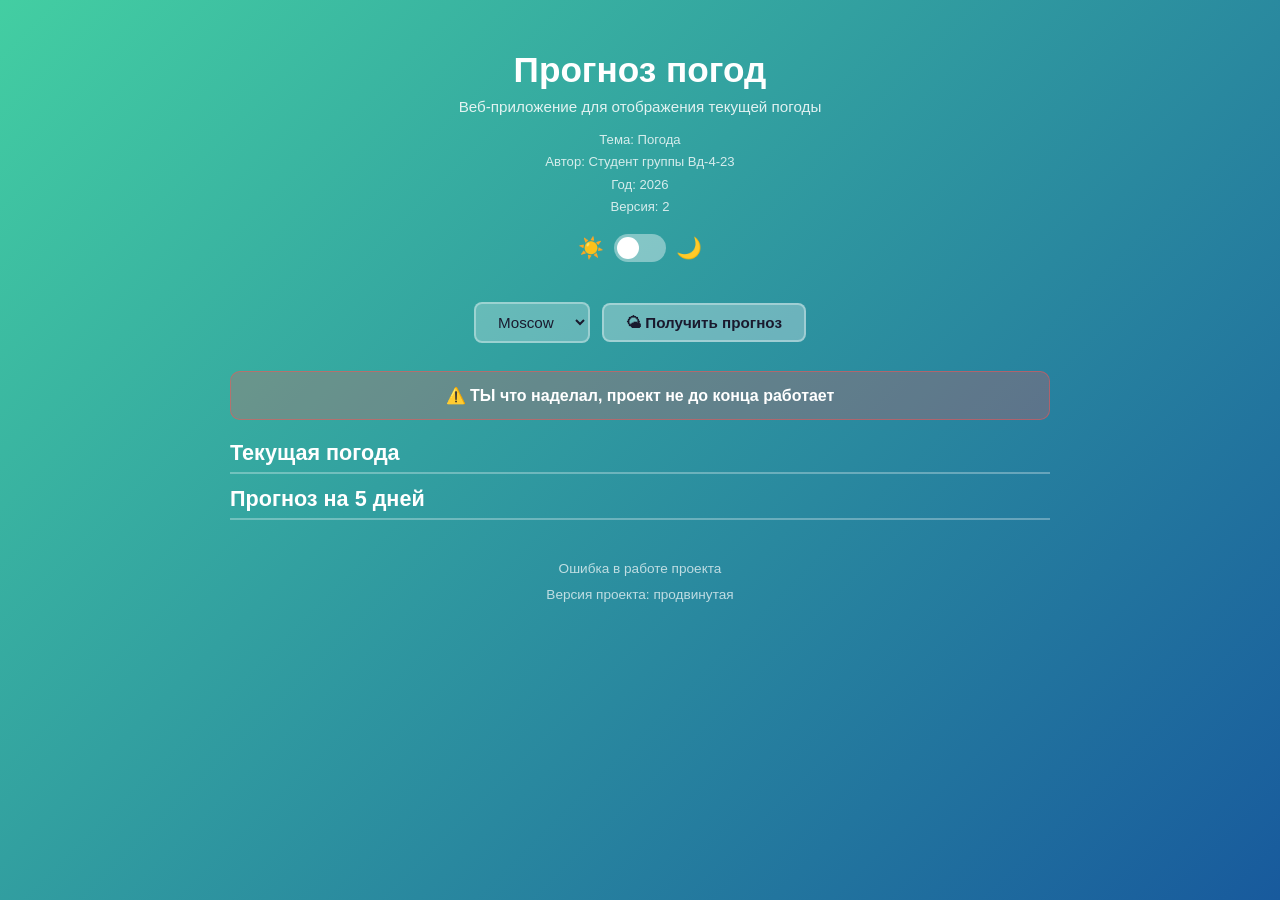
<file: JavaScript/index.html>
<!DOCTYPE html>
<html lang="ru">
<head>
    <meta charset="UTF-8">
    <meta name="viewport" content="width=device-width, initial-scale=1.0">
    <title>Учебный проект ВД-4-23</title>
    <link rel="stylesheet" href="style.css">
</head>
<body>
    <div class="container">

    
        <header class="header">
            <h1 id="projectTitle">Название проекта</h1>
            <p id="projectDescription">Описание проекта</p>

            <div class="meta-info">
                <p>Тема: <span id="projectTheme"></span></p>
                <p>Автор: <span id="projectAuthor"></span></p>
                <p>Год: <span id="projectYear"></span></p>
                <p>Версия: <span id="versionElement"></span></p>
            </div>

           
            <div class="theme-toggle-wrapper">
                <span class="icon">☀️</span>
                <label class="toggle-switch">
                    <input type="checkbox" id="themeToggle">
                    <span class="slider"></span>
                </label>
                <span class="icon">🌙</span>
            </div>
        </header>

     
        <div class="controls">
            <select id="citySelect"></select>
            <button id="fetchBtn">🌤 Получить прогноз</button>
        </div>       
        <div id="warningMessage" style="display:none;">
            <p>⚠️ ТЫ что наделал, проект не до конца работает</p>
        </div>

       
        <h2 class="section-title">Текущая погода</h2>
        <div class="loading-bar" id="loadingBar">
            <div class="bar-inner" id="barInner"></div>
        </div>
        <div id="currentWeather"></div>

       
        <h2 class="section-title">Прогноз на 5 дней</h2>
        <div id="forecastResult"></div>

        
        <footer class="footer">
            <p id="projectStatus"></p>
            <p id="infoElement"></p>
            <div id="projectDetails">
                <p>Проект находится в активной разработке</p>
            </div>
        </footer>

    </div>

    <script src="./script.js"></script>
</body>
</html>
</file>
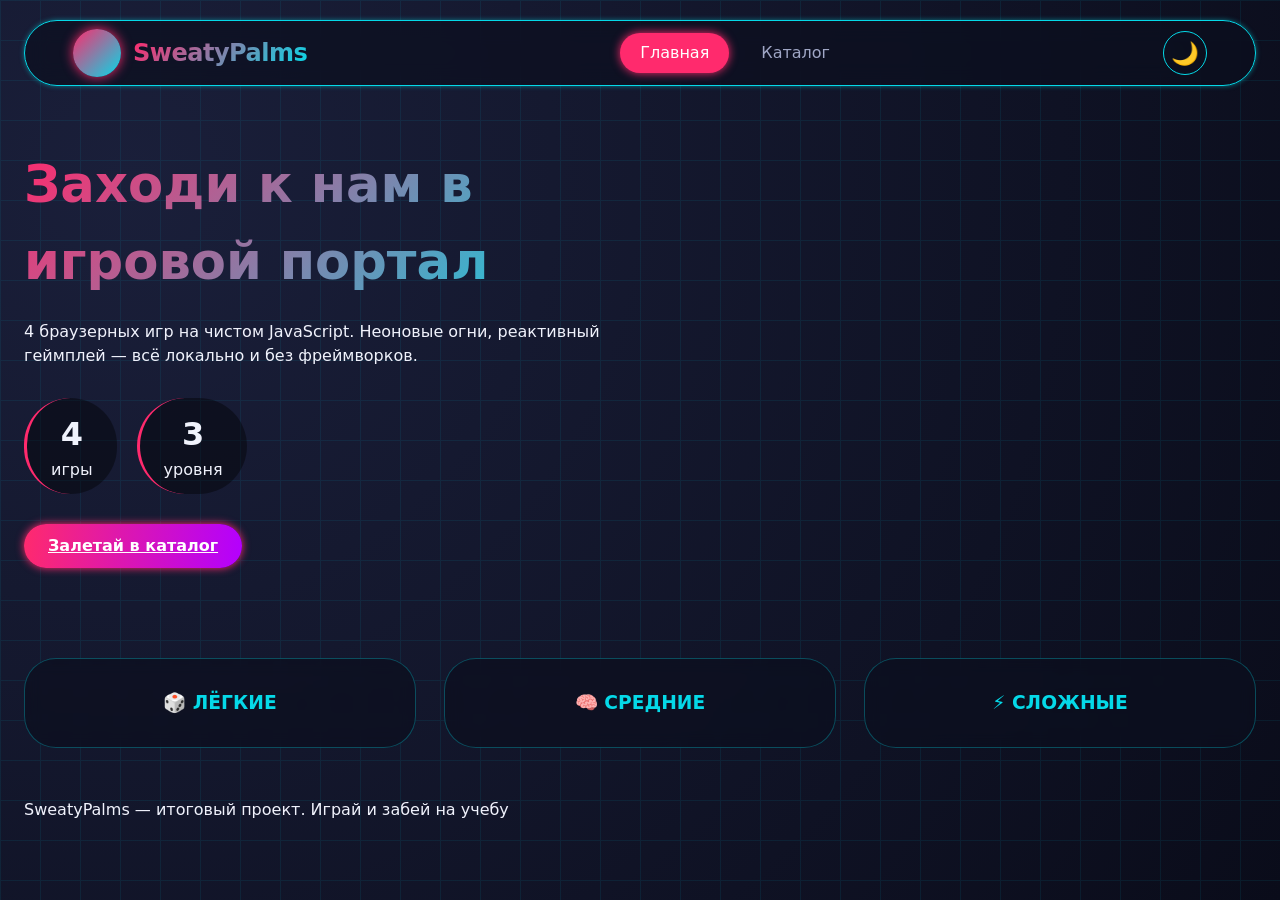
<file: the final project/index.html>
<!DOCTYPE html>
  <html lang="ru" data-theme="dark">
  <head>
    <meta charset="UTF-8">
    <meta name="viewport" content="width=device-width, initial-scale=1.0">
    <title>SweatyPalms</title>
    <link rel="stylesheet" href="styles.css">
  </head>
  <body>
  <div class="page-shell">
    <header class="site-header">
      <div class="container header-inner">
        <a class="logo" href="index.html">
          <span class="logo-badge"></span>
          <div class="logo-text"><strong>SweatyPalms</strong><span></span></div>
        </a>
        <nav class="main-nav">
          <a href="index.html" class="nav-link active">Главная</a>
          <a href="catalog.html" class="nav-link">Каталог</a>
        </nav>
        <div class="header-actions">
          <button id="themeToggle" class="icon-btn">🌙</button>
        </div>
      </div>
    </header>
    <main>
      <section class="hero-section">
        <div class="container hero-grid">
          <div class="hero-content">
            <h1>Заходи к нам<span class="gradient"> в игровой портал</span></h1>
            <p>4 браузерных игр на чистом JavaScript. Неоновые огни, реактивный геймплей — всё локально и без фреймворков.</p>
            <div class="hero-stats">
              <div class="stat-card"><strong>4</strong> игры</div>
              <div class="stat-card"><strong>3</strong> уровня</div>
            </div>
            <a href="catalog.html" class="btn btn-primary">Залетай в каталог</a>
          </div>
      </section>
      <section class="container">
        <div class="features-grid">
          <div class="feature-card"><h3 style="color: var(--neon-blue);">🎲 ЛЁГКИЕ</h3></div>
          <div class="feature-card"><h3 style="color: var(--neon-blue);">🧠 СРЕДНИЕ</h3></div>
          <div class="feature-card"><h3 style="color: var(--neon-blue);">⚡ СЛОЖНЫЕ</h3></div>
        </div>
      </section>
    </main>
    <footer><div class="container">SweatyPalms — итоговый проект. Играй и забей на учебу</div></footer>
  </div>
  <script src="main.js"></script>
  </body>
  </html>
</file>
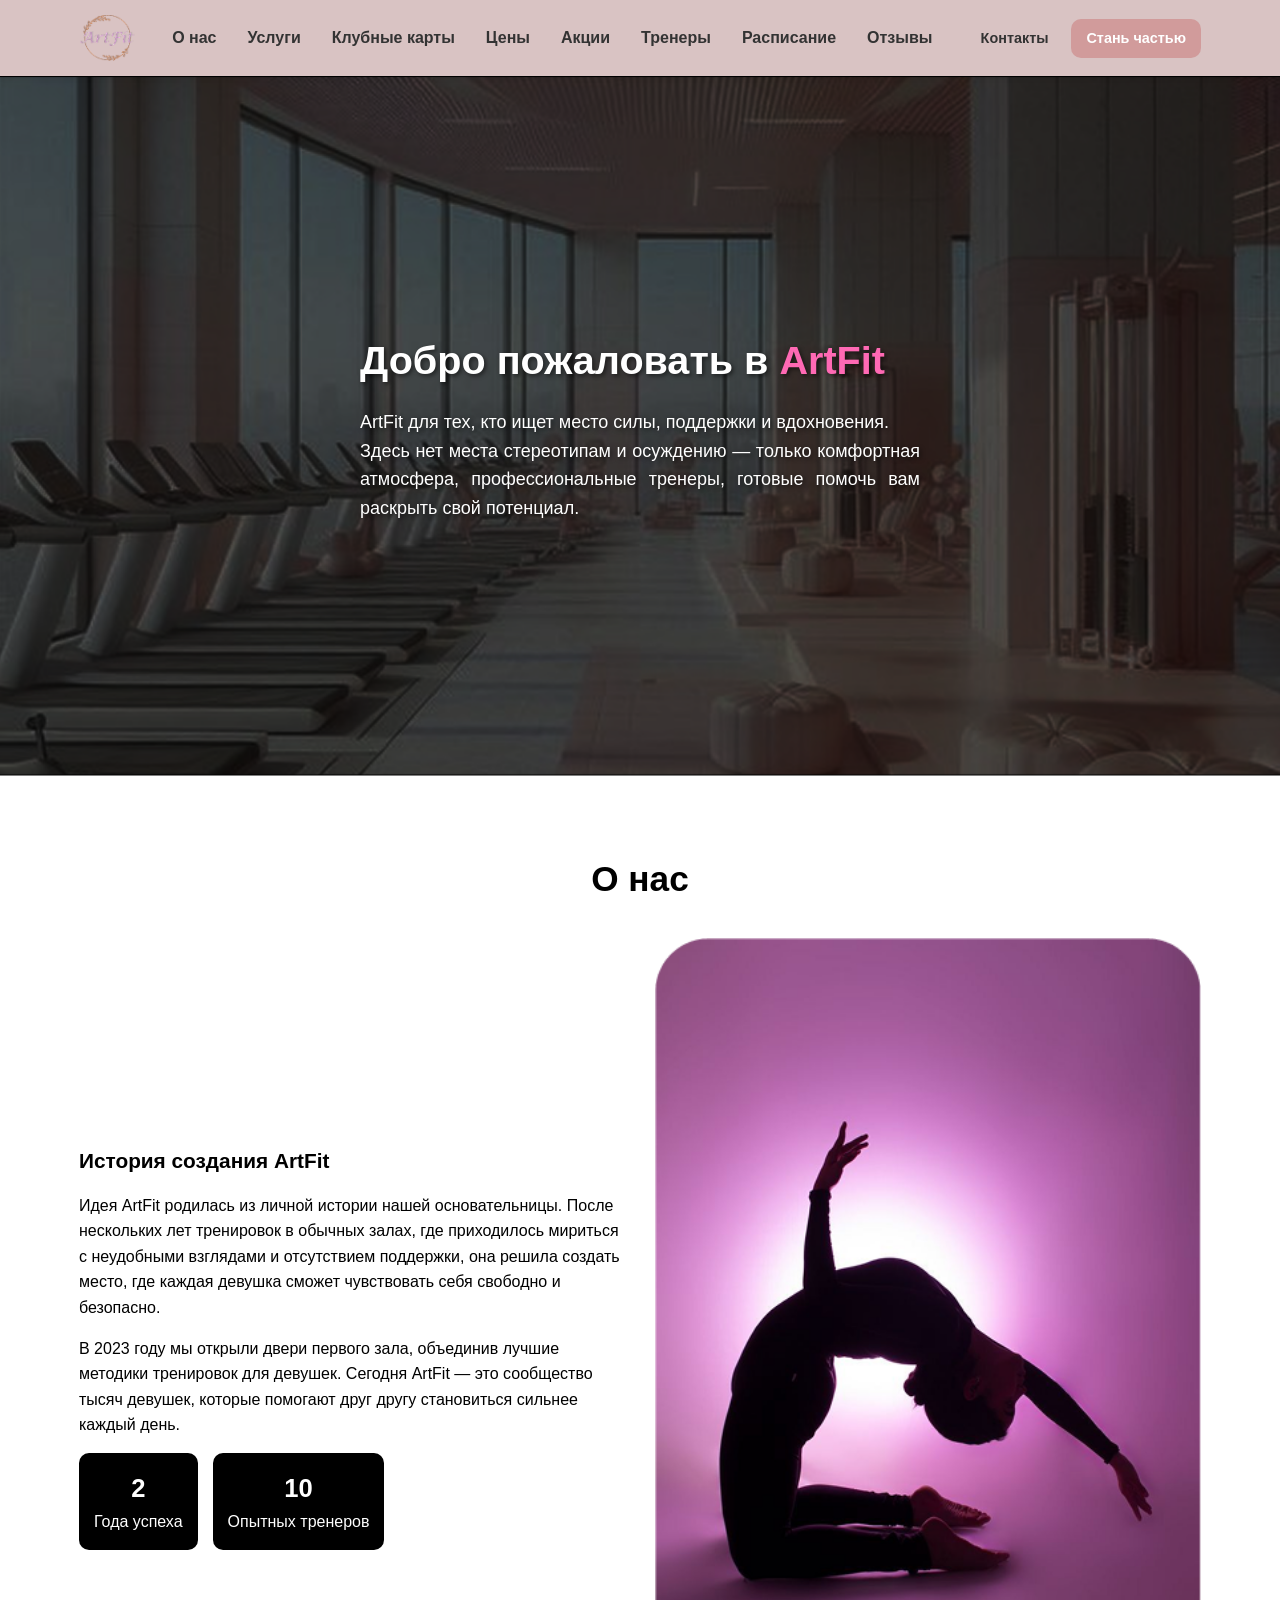
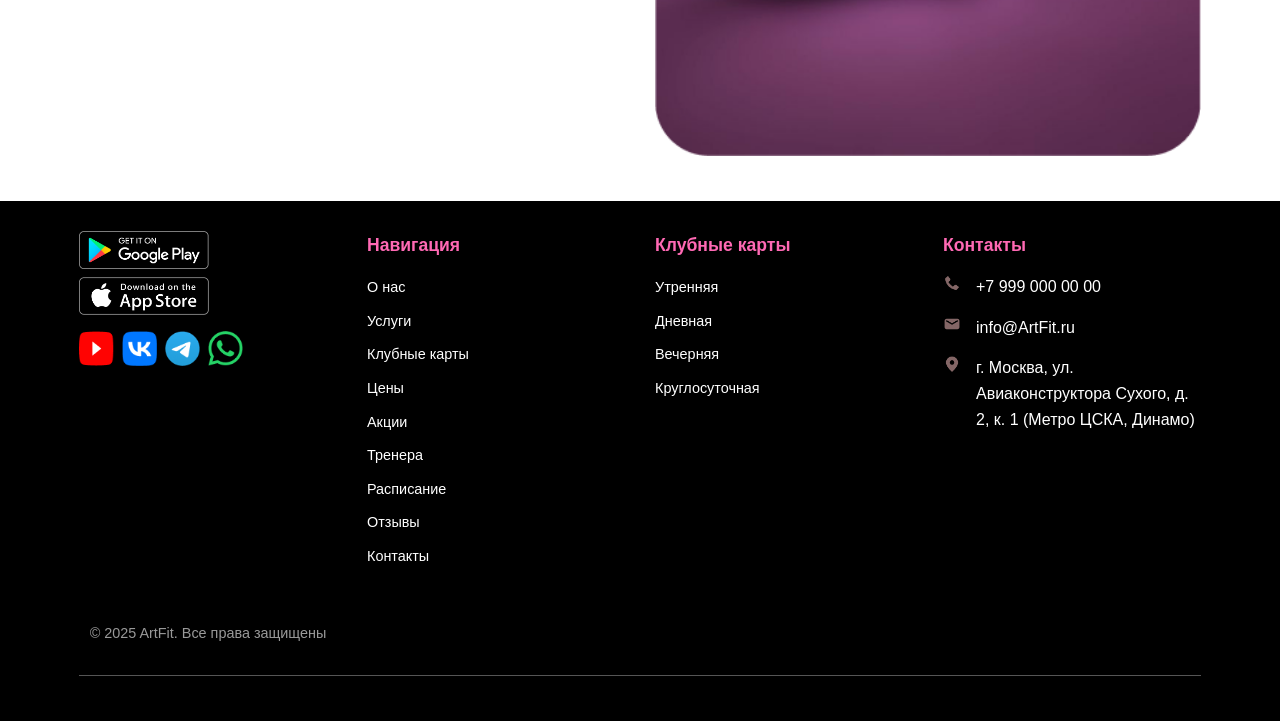
<file: Фитнес/index.html>
<!DOCTYPE html>
<html lang="ru">
<head>
    <meta charset="UTF-8">
    <meta name="viewport" content="width=device-width, initial-scale=1.0">
    <title>ArtFit</title>
   <link rel="stylesheet" href="Style.css">
</head>
<body>
    <header>
        <div class="container">
            <div class="logo">
                <img src="img/logo.png" alt="">
            </div>
            <nav>
                <ul>
                    <li><a href="index.html">О нас</a></li>
                    <li><a href="yclygi.html">Услуги</a></li>
                    <li><a href="cards.html">Клубные карты</a></li>
                    <li><a href="prices.html">Цены</a></li>
                    <li><a href="akcuu.html">Акции</a></li>
                    <li><a href="trener.html">Тренеры</a></li>
                    <li><a href="racpucani.html">Расписание</a></li>
                    <li><a href="otziv.html">Отзывы</a></li>
                </ul>
            </nav>
            <div class="header-buttons">
                <a href="contact.html">Контакты</a>
                <a href="stani.html" class="button">Стань частью</a>
            </div>
        </div>
    </header>

    <section class="hero">
        <img src="img/фон.png" alt="">
        <div class="hero-text">
            <h1>Добро пожаловать в <span>ArtFit</span></h1>
            <p>ArtFit для тех, кто ищет место силы, поддержки и вдохновения.<br> Здесь нет места стереотипам и осуждению — только комфортная атмосфера,
            профессиональные тренеры, готовые помочь вам раскрыть свой потенциал.</p>
        </div>
    </section>

    <section class="about">
        <div class="container">
            <h2>О нас</h2>
            <div class="about-content">
                <div class="about-text">
                    <h3>История создания ArtFit</h3>
                    <p>Идея ArtFit родилась из личной истории нашей основательницы. После нескольких лет тренировок в обычных залах, где приходилось мириться с неудобными взглядами и отсутствием поддержки, она решила создать место, где каждая девушка сможет чувствовать себя свободно и безопасно.</p>
                    <p>В 2023 году мы открыли двери первого зала, объединив лучшие методики тренировок для девушек. Сегодня ArtFit — это сообщество тысяч девушек, которые помогают друг другу становиться сильнее каждый день.</p>
                    <div class="stats">
                        <div class="stat-item">
                            <div class="stat-number">2</div>
                            <div class="stat-text">Года успеха</div>
                        </div>
                        <div class="stat-item">
                            <div class="stat-number">10</div>
                            <div class="stat-text">Опытных тренеров</div>
                        </div>
                    </div>
                </div>
                <div class="about-image">
                    <img src="img/девушка(главная).png" alt="">
                </div>
            </div>
        </div>
    </section>

   <footer>
    <div class="container">
        <div class="footer-content">
            <div class="app-links">
                <a href="#"><img src="img/googleplay.png" alt=""></a>
                <a href="#"><img src="img/App.png" alt=""></a>
                <div class="social-icons">
                    <a href="#"><img src="img/Group 7.png" alt=""></a>
                    <a href="#"><img src="img/vk.png" alt=""></a>
                    <a href="#"><img src="img/Telega.png" alt=""></a>
                    <a href="#"><img src="img/wa.png" alt=""></a>
                </div>
            </div>
            <div class="footer-nav">
                <h4>Навигация</h4>
                <ul>
                    <li><a href="index.html">О нас</a></li>
                    <li><a href="yclygi.html">Услуги</a></li>
                    <li><a href="cards.html">Клубные карты</a></li>
                    <li><a href="prices.html">Цены</a></li>
                    <li><a href="akcuu.html">Акции</a></li>
                    <li><a href="trener.html">Тренера</a></li>
                    <li><a href="racpucani.html">Расписание</a></li>
                    <li><a href="otziv.html">Отзывы</a></li>
                    <li><a href="contact.html">Контакты</a></li>
                </ul>
            </div>
            <div class="club-cards">
                <h4>Клубные карты</h4>
                <ul>
                    <li><a href="#">Утренняя</a></li>
                    <li><a href="#">Дневная</a></li>
                    <li><a href="#">Вечерняя</a></li>
                    <li><a href="#">Круглосуточная</a></li>
                </ul>
            </div>
         <div class="contacts">
    <h4>Контакты</h4>
    <div class="contact-item">
        <img src="img/Component.png" alt="">
        <span>+7 999 000 00 00</span>
    </div>
    <div class="contact-item">
        <img src="img/mail.png" alt="">
        <span>info@ArtFit.ru</span>
    </div>
    <div class="contact-item">
        <img src="img/adrec.png" alt="">
        <span>г. Москва, ул. Авиаконструктора Сухого, д. 2, к. 1 (Метро ЦСКА, Динамо)</span>
    </div>
</div>

        <div class="copyright">
            <span>© 2025 ArtFit. Все права защищены</span>
        </div>
    </div>
</footer>
</body>
</html>
</file>
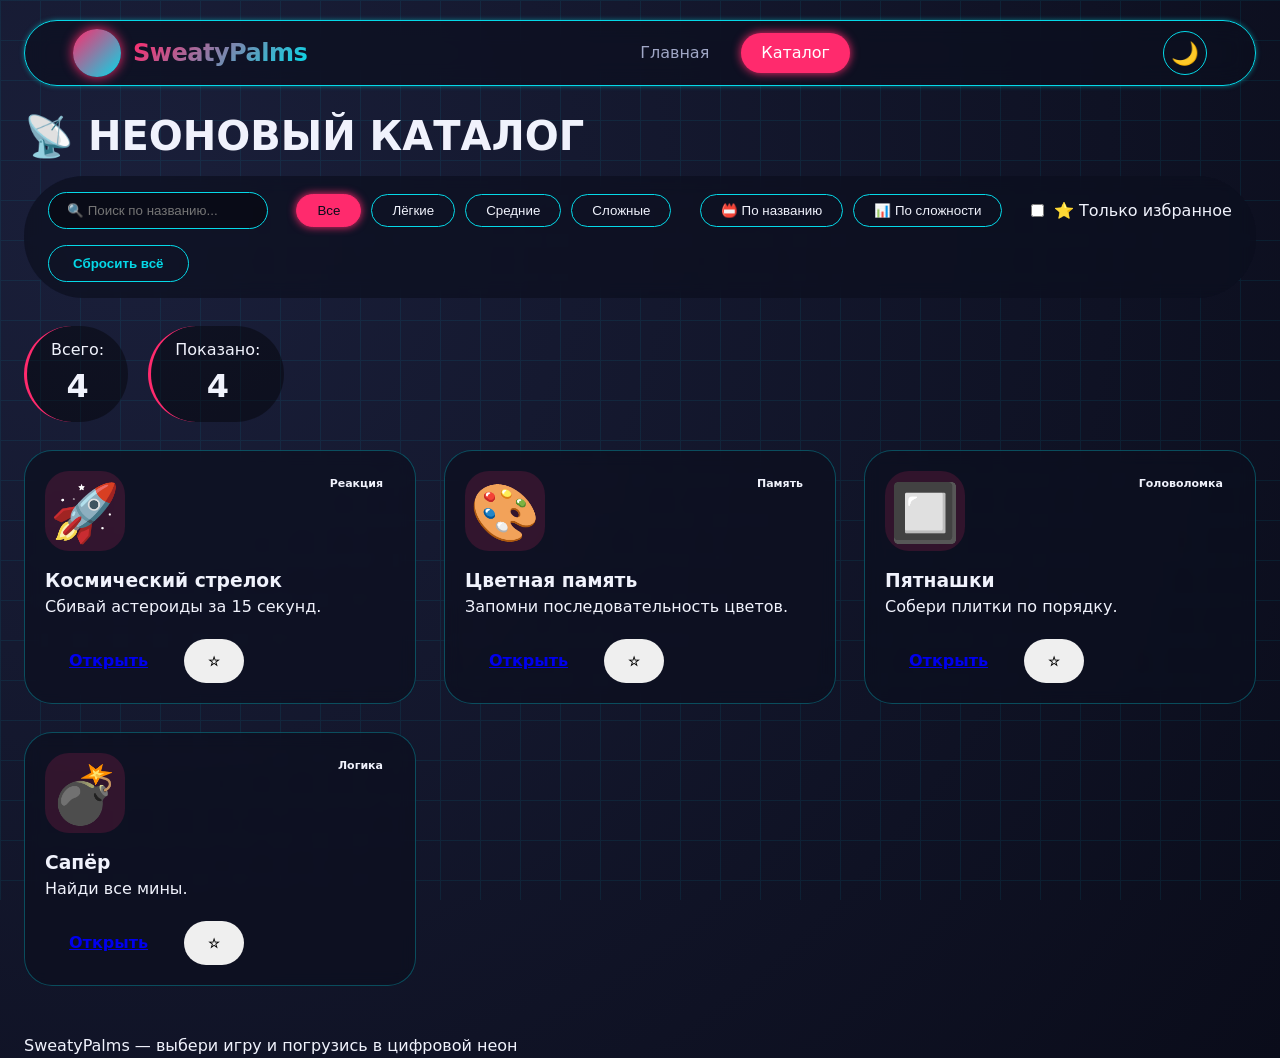
<file: the final project/catalog.html>
<!DOCTYPE html>
  <html lang="ru" data-theme="dark">
  <head>
    <meta charset="UTF-8">
    <title>SweatyPalms</title>
    <link rel="stylesheet" href="styles.css">
  </head>
  <body>
  <div class="page-shell">
    <header class="site-header">
      <div class="container header-inner">
        <a class="logo" href="index.html"><span class="logo-badge"></span><div class="logo-text"><strong>SweatyPalms</strong></div></a>
        <nav class="main-nav"><a href="index.html" class="nav-link">Главная</a><a href="catalog.html" class="nav-link active">Каталог</a></nav>
        <div class="header-actions"><button id="themeToggle" class="icon-btn">🌙</button></div>
      </div>
    </header>
    <main class="container">
      <h1 style="font-size: 2.5rem; margin: 20px 0 10px;">📡 НЕОНОВЫЙ КАТАЛОГ</h1>
      <div class="toolbar">
        <div class="toolbar-grid">
          <input type="text" id="searchInput" class="search-input" placeholder="🔍 Поиск по названию...">
          <div class="filter-group" id="difficultyChips">
            <button data-diff="all" class="filter-chip active">Все</button>
            <button data-diff="easy" class="filter-chip">Лёгкие</button>
            <button data-diff="medium" class="filter-chip">Средние</button>
            <button data-diff="hard" class="filter-chip">Сложные</button>
          </div>
          <div class="filter-group">
            <button id="sortTitleBtn" class="filter-chip">📛 По названию</button>
            <button id="sortDiffBtn" class="filter-chip">📊 По сложности</button>
          </div>
          <label style="display: flex; gap: 10px; align-items: center;"><input type="checkbox" id="favoritesOnly"> ⭐ Только избранное</label>
          <button id="resetFiltersBtn" class="btn btn-secondary">Сбросить всё</button>
        </div>
      </div>
      <div class="catalog-summary">
        <div class="stat-card">Всего: <strong id="totalCount">0</strong></div>
        <div class="stat-card">Показано: <strong id="visibleCount">0</strong></div>
      </div>
      <div id="catalogGrid" class="catalog-grid"></div>
    </main>
    <footer><div class="container">SweatyPalms — выбери игру и погрузись в цифровой неон</div></footer>
  </div>
  <script src="main.js"></script>
  </body>
  </html>
</file>
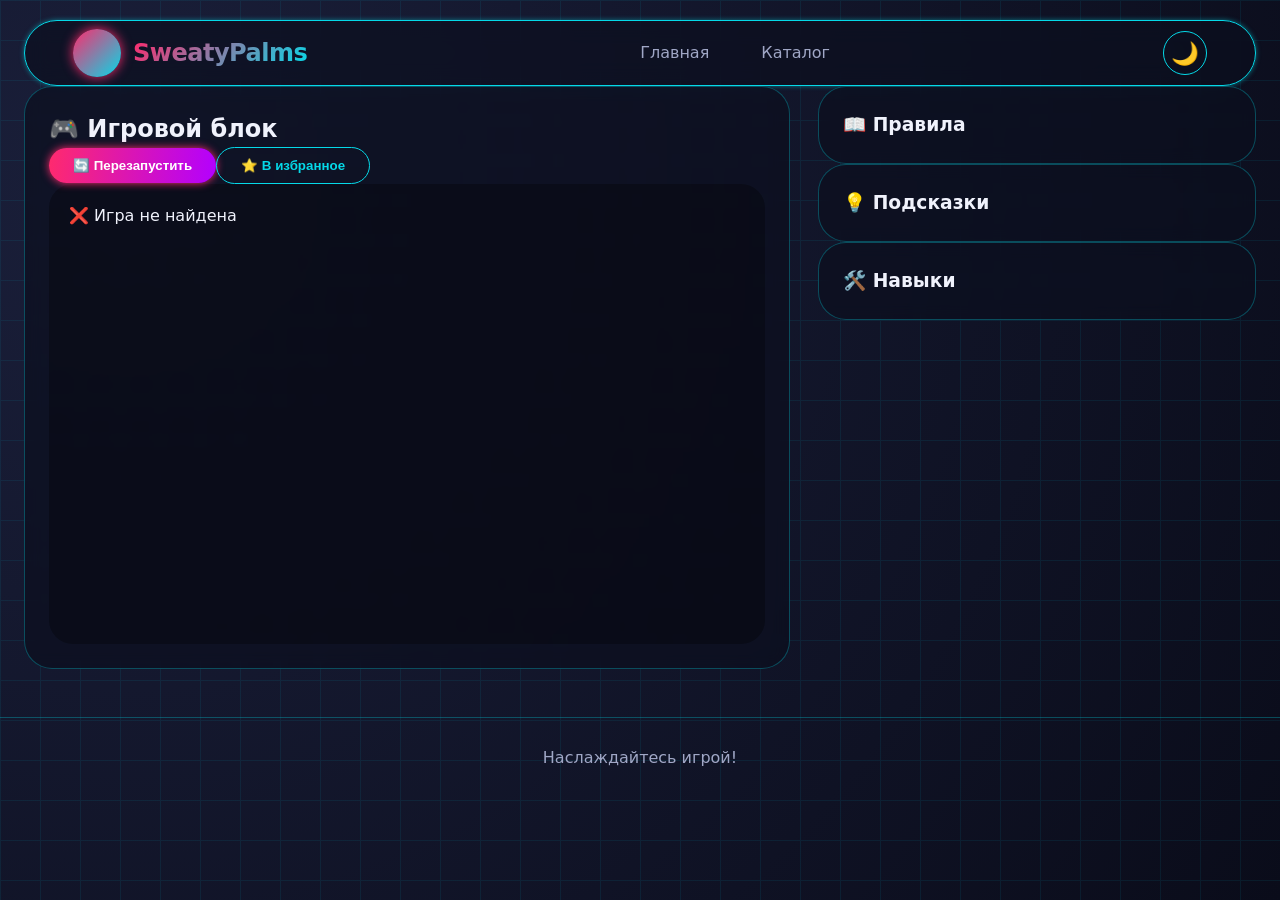
<file: the final project/game.html>
<!DOCTYPE html>
<html lang="ru" data-theme="dark">
<head>
  <meta charset="UTF-8">
  <title>SweatyPalms</title>
  <link rel="stylesheet" href="styles.css">
</head>
<body>
<div class="page-shell">
  <header class="site-header glass">
    <div class="container header-inner">
      <a class="logo" href="index.html"><span class="logo-badge"></span><div class="logo-text"><strong>SweatyPalms</strong></div></a>
      <nav class="main-nav"><a href="index.html" class="nav-link">Главная</a><a href="catalog.html" class="nav-link">Каталог</a></nav>
      <div class="header-actions"><button id="themeToggle" class="icon-btn">🌙</button></div>
    </div>
  </header>
  <main class="section">
    <div class="container">
      <div id="gameHeader" class="game-header glass"></div>
      <div class="game-layout">
        <section class="game-main glass">
          <div class="game-main-header"><h2>🎮 Игровой блок</h2><div><button id="restartGameBtn" class="btn btn-primary">🔄 Перезапустить</button><button id="favoriteGameBtn" class="btn btn-secondary">⭐ В избранное</button></div></div>
          <div id="gameMount" class="game-mount"><p class="placeholder-text">Загрузка игры...</p></div>
        </section>
        <aside class="game-sidebar">
          <div class="info-card glass"><h3>📖 Правила</h3><div id="rulesBlock"></div></div>
          <div class="info-card glass"><h3>💡 Подсказки</h3><div id="implementationHints"></div></div>
          <div class="info-card glass"><h3>🛠️ Навыки</h3><div id="skillsBlock"></div></div>
        </aside>
      </div>
    </div>
  </main>
  <footer class="site-footer"><div class="container">Наслаждайтесь игрой!</div></footer>
</div>
<script src="main.js"></script>
</body>
</html>
</file>
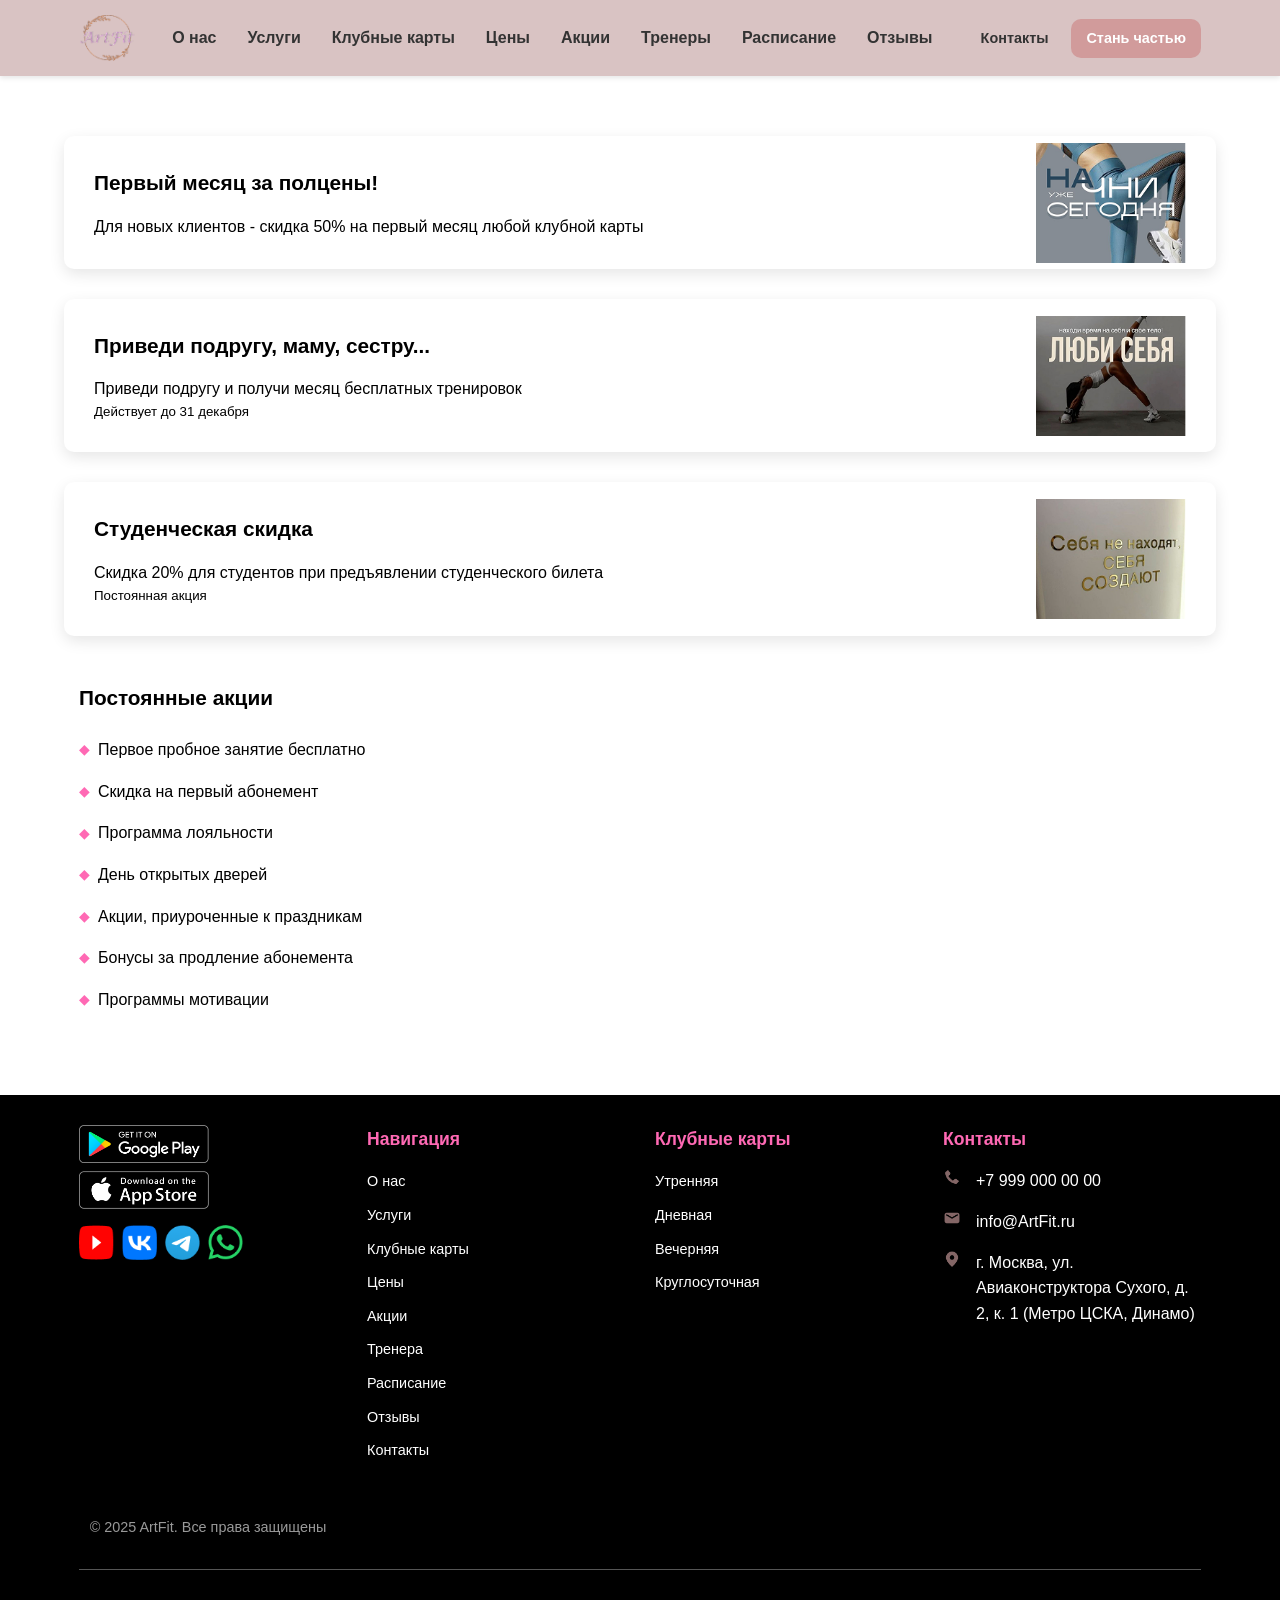
<file: Фитнес/akcuu.html>
<!DOCTYPE html>
<html lang="ru">
<head>
    <meta charset="UTF-8">
    <meta name="viewport" content="width=device-width, initial-scale=1.0">
    <title>ArtFit</title>
   <link rel="stylesheet" href="Style.css">
</head>
<body>
    <header>
        <div class="container">
            <div class="logo">
                <img src="img/logo.png" alt="">
            </div>
            <nav>
                <ul>
                    <li><a href="index.html">О нас</a></li>
                    <li><a href="yclygi.html">Услуги</a></li>
                    <li><a href="cards.html">Клубные карты</a></li>
                    <li><a href="prices.html">Цены</a></li>
                    <li><a href="akcuu.html">Акции</a></li>
                    <li><a href="trener.html">Тренеры</a></li>
                    <li><a href="racpucani.html">Расписание</a></li>
                    <li><a href="otziv.html">Отзывы</a></li>
                </ul>
            </nav>
            <div class="header-buttons">
                <a href="contact.html">Контакты</a>
                <a href="stani.html" class="button">Стань частью</a>
            </div>
        </div>
    </header>
        

    <main class="main-content">
        <div class="promotions-wrapper container">
            <div class="promotions-list">
                <div class="promotion-card">
                    <div class="promo-text">
                        <h3>Первый месяц за полцены!</h3>
                        <p>Для новых клиентов - скидка 50% на первый месяц любой клубной карты</p>
                    </div>
                    <div class="promo-image">
                        <img src="img/мотивация 2.png" alt="Промо-изображение 1">
                    </div>
                </div>

                <div class="promotion-card">
                    <div class="promo-text">
                                                <h3>Приведи подругу, маму, сестру...</h3>
                        <p>Приведи подругу и получи месяц бесплатных тренировок</p>
                        <small>Действует до 31 декабря</small>
                    </div>
                    <div class="promo-image">
                        <img src="img/Спорт, пресс, мотивация 1.png" alt="Промо-изображение 2">
                    </div>
                </div>

                <div class="promotion-card">
                    <div class="promo-text">
                        <h3>Студенческая скидка</h3>
                        <p>Скидка 20% для студентов при предъявлении студенческого билета</p>
                        <small>Постоянная акция</small>
                    </div>
                    <div class="promo-image">
                        <img src="img/мотивация 3.png" alt="Промо-изображение 3">
                    </div>
                </div>
            </div>

            <div class="permanent-promotions">
                <h3>Постоянные акции</h3>
                <ul>
                    <li><span class="diamond">&#9670;</span> Первое пробное занятие бесплатно</li>
                    <li><span class="diamond">&#9670;</span> Скидка на первый абонемент</li>
                    <li><span class="diamond">&#9670;</span> Программа лояльности</li>
                    <li><span class="diamond">&#9670;</span> День открытых дверей</li>
                    <li><span class="diamond">&#9670;</span> Акции, приуроченные к праздникам</li>
                    <li><span class="diamond">&#9670;</span> Бонусы за продление абонемента</li>
                    <li><span class="diamond">&#9670;</span> Программы мотивации</li>
                </ul>
            </div>
        </div>
    </main>

    <footer>
    <div class="container">
        <div class="footer-content">
            <div class="app-links">
                <a href="#"><img src="img/googleplay.png" alt=""></a>
                <a href="#"><img src="img/App.png" alt=""></a>
                <div class="social-icons">
                    <a href="#"><img src="img/Group 7.png" alt=""></a>
                    <a href="#"><img src="img/vk.png" alt=""></a>
                    <a href="#"><img src="img/Telega.png" alt=""></a>
                    <a href="#"><img src="img/wa.png" alt=""></a>
                </div>
            </div>
            <div class="footer-nav">
                <h4>Навигация</h4>
                <ul>
                    <li><a href="index.html">О нас</a></li>
                    <li><a href="yclygi.html">Услуги</a></li>
                    <li><a href="cards.html">Клубные карты</a></li>
                    <li><a href="prices.html">Цены</a></li>
                    <li><a href="akcuu.html">Акции</a></li>
                    <li><a href="trener.html">Тренера</a></li>
                    <li><a href="racpucani.html">Расписание</a></li>
                    <li><a href="otziv.html">Отзывы</a></li>
                    <li><a href="contact.html">Контакты</a></li>
                </ul>
            </div>
            <div class="club-cards">
                <h4>Клубные карты</h4>
                <ul>
                    <li><a href="#">Утренняя</a></li>
                    <li><a href="#">Дневная</a></li>
                    <li><a href="#">Вечерняя</a></li>
                    <li><a href="#">Круглосуточная</a></li>
                </ul>
            </div>
         <div class="contacts">
    <h4>Контакты</h4>
    <div class="contact-item">
        <img src="img/Component.png" alt="">
        <span>+7 999 000 00 00</span>
    </div>
    <div class="contact-item">
        <img src="img/mail.png" alt="">
        <span>info@ArtFit.ru</span>
    </div>
    <div class="contact-item">
        <img src="img/adrec.png" alt="">
        <span>г. Москва, ул. Авиаконструктора Сухого, д. 2, к. 1 (Метро ЦСКА, Динамо)</span>
    </div>
</div>
        <div class="copyright">
            <span>© 2025 ArtFit. Все права защищены</span>
        </div>
    </div>
</footer>
</body>
</html>
</file>
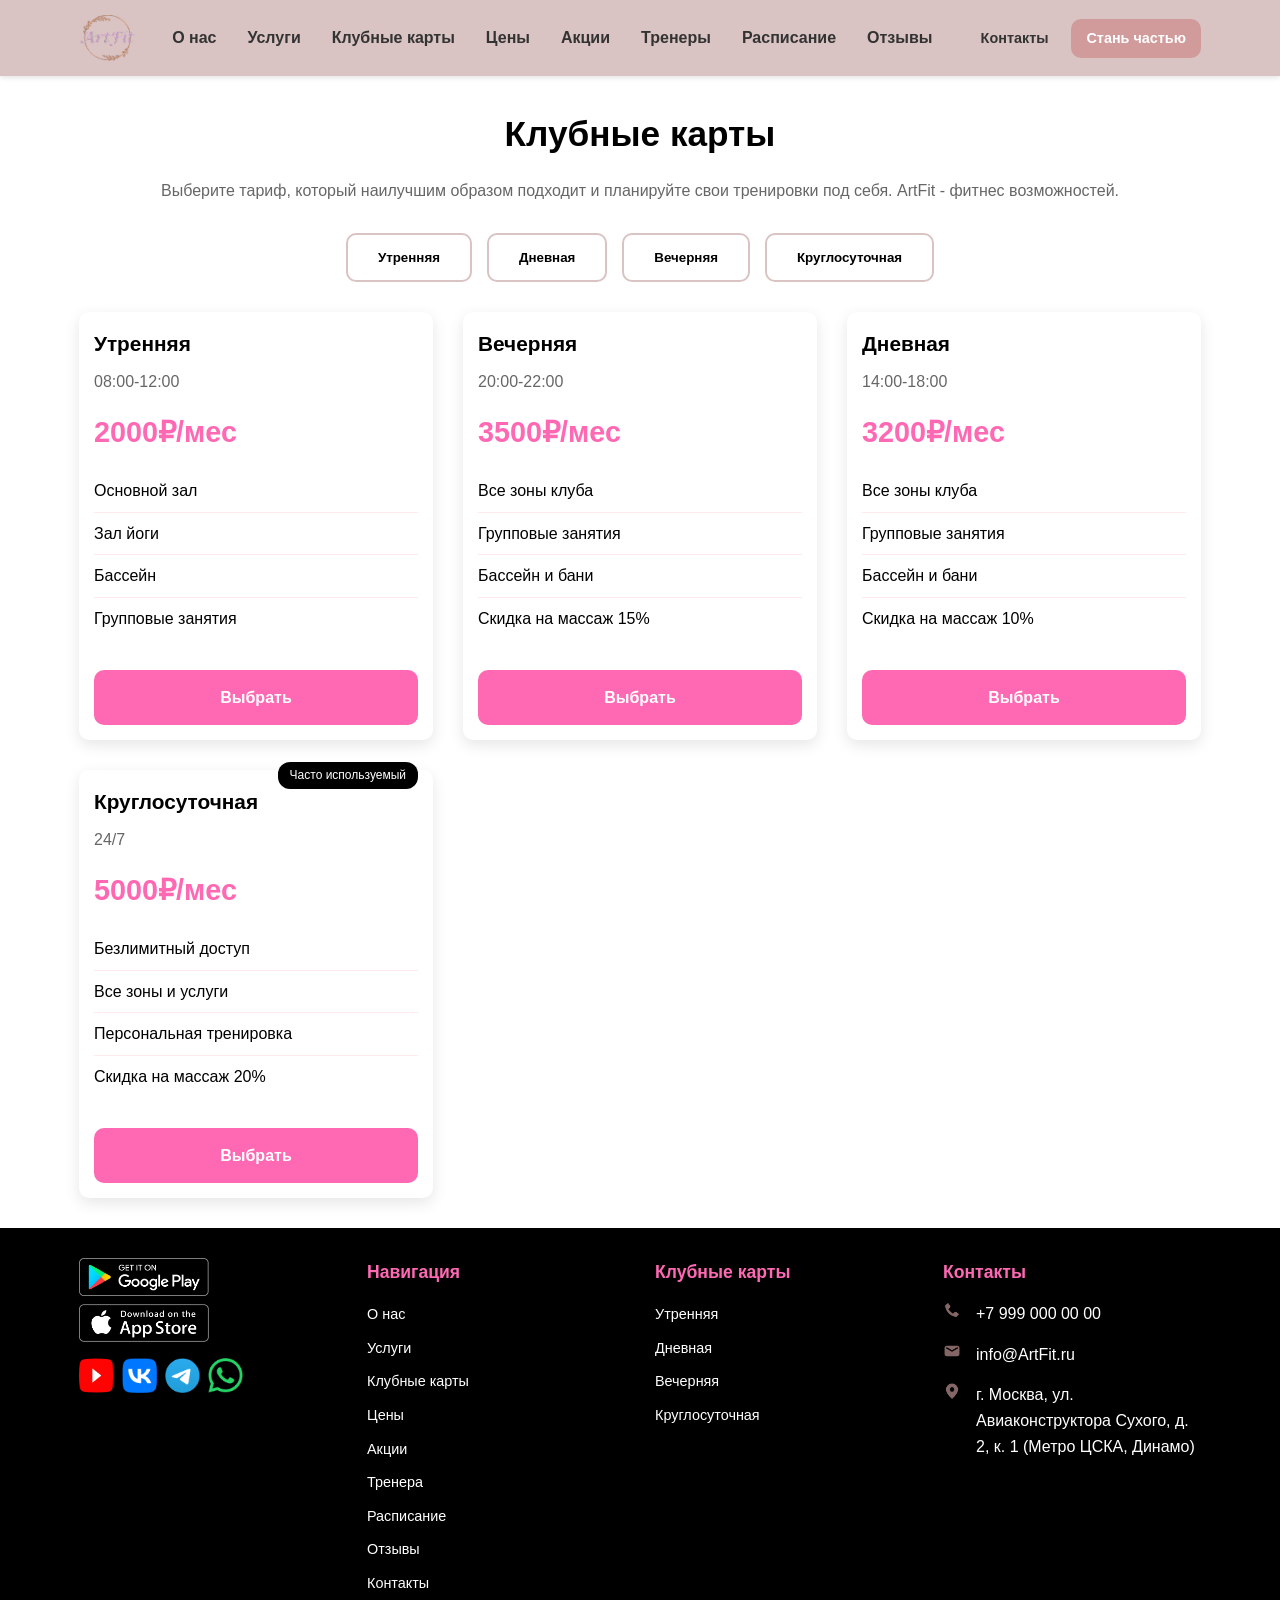
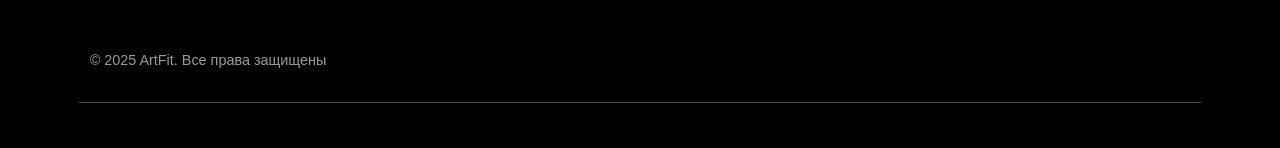
<file: Фитнес/cards.html>
<!DOCTYPE html>
<html lang="ru">
<head>
    <meta charset="UTF-8">
    <meta name="viewport" content="width=device-width, initial-scale=1.0">
    <title>ArtFit</title>
   <link rel="stylesheet" href="Style.css">
</head>
<body>
    <header>
        <div class="container">
            <div class="logo">
                <img src="img/logo.png" alt="">
            </div>
            <nav>
                <ul>
                    <li><a href="index.html">О нас</a></li>
                    <li><a href="yclygi.html">Услуги</a></li>
                    <li><a href="cards.html">Клубные карты</a></li>
                    <li><a href="prices.html">Цены</a></li>
                    <li><a href="akcuu.html">Акции</a></li>
                    <li><a href="trener.html">Тренеры</a></li>
                    <li><a href="racpucani.html">Расписание</a></li>
                    <li><a href="otziv.html">Отзывы</a></li>
                </ul>
            </nav>
            <div class="header-buttons">
                <a href="contact.html">Контакты</a>
                <a href="stani.html" class="button">Стань частью</a>
            </div>
        </div>
    </header>

<main class="main-content">
    <div class="container">
        <h1 class="page-title">Клубные карты</h1>
        <p class="page-subtitle">
            Выберите тариф, который наилучшим образом подходит и планируйте свои тренировки под себя. ArtFit - фитнес возможностей.
        </p>

        <div class="tariff-tabs">
            <button>Утренняя</button>
            <button>Дневная</button>
            <button>Вечерняя</button>
            <button>Круглосуточная</button>
        </div>

        <div class="cards-grid">
            <div class="card">
                <h3 class="card-title">Утренняя</h3>
                <p class="card-time">08:00-12:00</p>
                <p class="card-price">2000₽/мес</p>
                <ul class="card-features">
                    <li>Основной зал</li>
                    <li>Зал йоги</li>
                    <li>Бассейн</li>
                    <li>Групповые занятия</li>
                </ul>
                <a href="#" class="card-btn">Выбрать</a>
            </div>

            <div class="card">
                <h3 class="card-title">Вечерняя</h3>
                <p class="card-time">20:00-22:00</p>
                <p class="card-price">3500₽/мес</p>
                <ul class="card-features">
                    <li>Все зоны клуба</li>
                    <li>Групповые занятия</li>
                    <li>Бассейн и бани</li>
                    <li>Скидка на массаж 15%</li>
                </ul>
                <a href="#" class="card-btn">Выбрать</a>
            </div>
            <div class="card">
                <h3 class="card-title">Дневная</h3>
                <p class="card-time">14:00-18:00</p>
                <p class="card-price">3200₽/мес</p>
                <ul class="card-features">
                    <li>Все зоны клуба</li>
                    <li>Групповые занятия</li>
                    <li>Бассейн и бани</li>
                    <li>Скидка на массаж 10%</li>
                </ul>
                <a href="#" class="card-btn">Выбрать</a>
            </div>
            <div class="card card-often-used">
                <h3 class="card-title">Круглосуточная</h3>
                <p class="card-time">24/7</p>
                <p class="card-price">5000₽/мес</p>
                <ul class="card-features">
                    <li>Безлимитный доступ</li>
                    <li>Все зоны и услуги</li>
                    <li>Персональная тренировка</li>
                    <li>Скидка на массаж 20%</li>
                </ul>
                <a href="#" class="card-btn">Выбрать</a>
            </div>
        </div>
    </div>
</main>

  <footer>
    <div class="container">
        <div class="footer-content">
            <div class="app-links">
                <a href="#"><img src="img/googleplay.png" alt=""></a>
                <a href="#"><img src="img/App.png" alt=""></a>
                <div class="social-icons">
                    <a href="#"><img src="img/Group 7.png" alt=""></a>
                    <a href="#"><img src="img/vk.png" alt=""></a>
                    <a href="#"><img src="img/Telega.png" alt=""></a>
                    <a href="#"><img src="img/wa.png" alt=""></a>
                </div>
            </div>
            <div class="footer-nav">
                <h4>Навигация</h4>
                <ul>
                    <li><a href="index.html">О нас</a></li>
                    <li><a href="yclygi.html">Услуги</a></li>
                    <li><a href="cards.html">Клубные карты</a></li>
                    <li><a href="prices.html">Цены</a></li>
                    <li><a href="akcuu.html">Акции</a></li>
                    <li><a href="trener.html">Тренера</a></li>
                    <li><a href="racpucani.html">Расписание</a></li>
                    <li><a href="otziv.html">Отзывы</a></li>
                    <li><a href="contact.html">Контакты</a></li>
                </ul>
            </div>
            <div class="club-cards">
                <h4>Клубные карты</h4>
                <ul>
                    <li><a href="#">Утренняя</a></li>
                    <li><a href="#">Дневная</a></li>
                    <li><a href="#">Вечерняя</a></li>
                    <li><a href="#">Круглосуточная</a></li>
                </ul>
            </div>
         <div class="contacts">
    <h4>Контакты</h4>
    <div class="contact-item">
        <img src="img/Component.png" alt="">
        <span>+7 999 000 00 00</span>
    </div>
    <div class="contact-item">
        <img src="img/mail.png" alt="">
        <span>info@ArtFit.ru</span>
    </div>
    <div class="contact-item">
        <img src="img/adrec.png" alt="">
        <span>г. Москва, ул. Авиаконструктора Сухого, д. 2, к. 1 (Метро ЦСКА, Динамо)</span>
    </div>
</div>

        <div class="copyright">
            <span>© 2025 ArtFit. Все права защищены</span>
        </div>
    </div>
</footer>
</body>
</html>
</file>
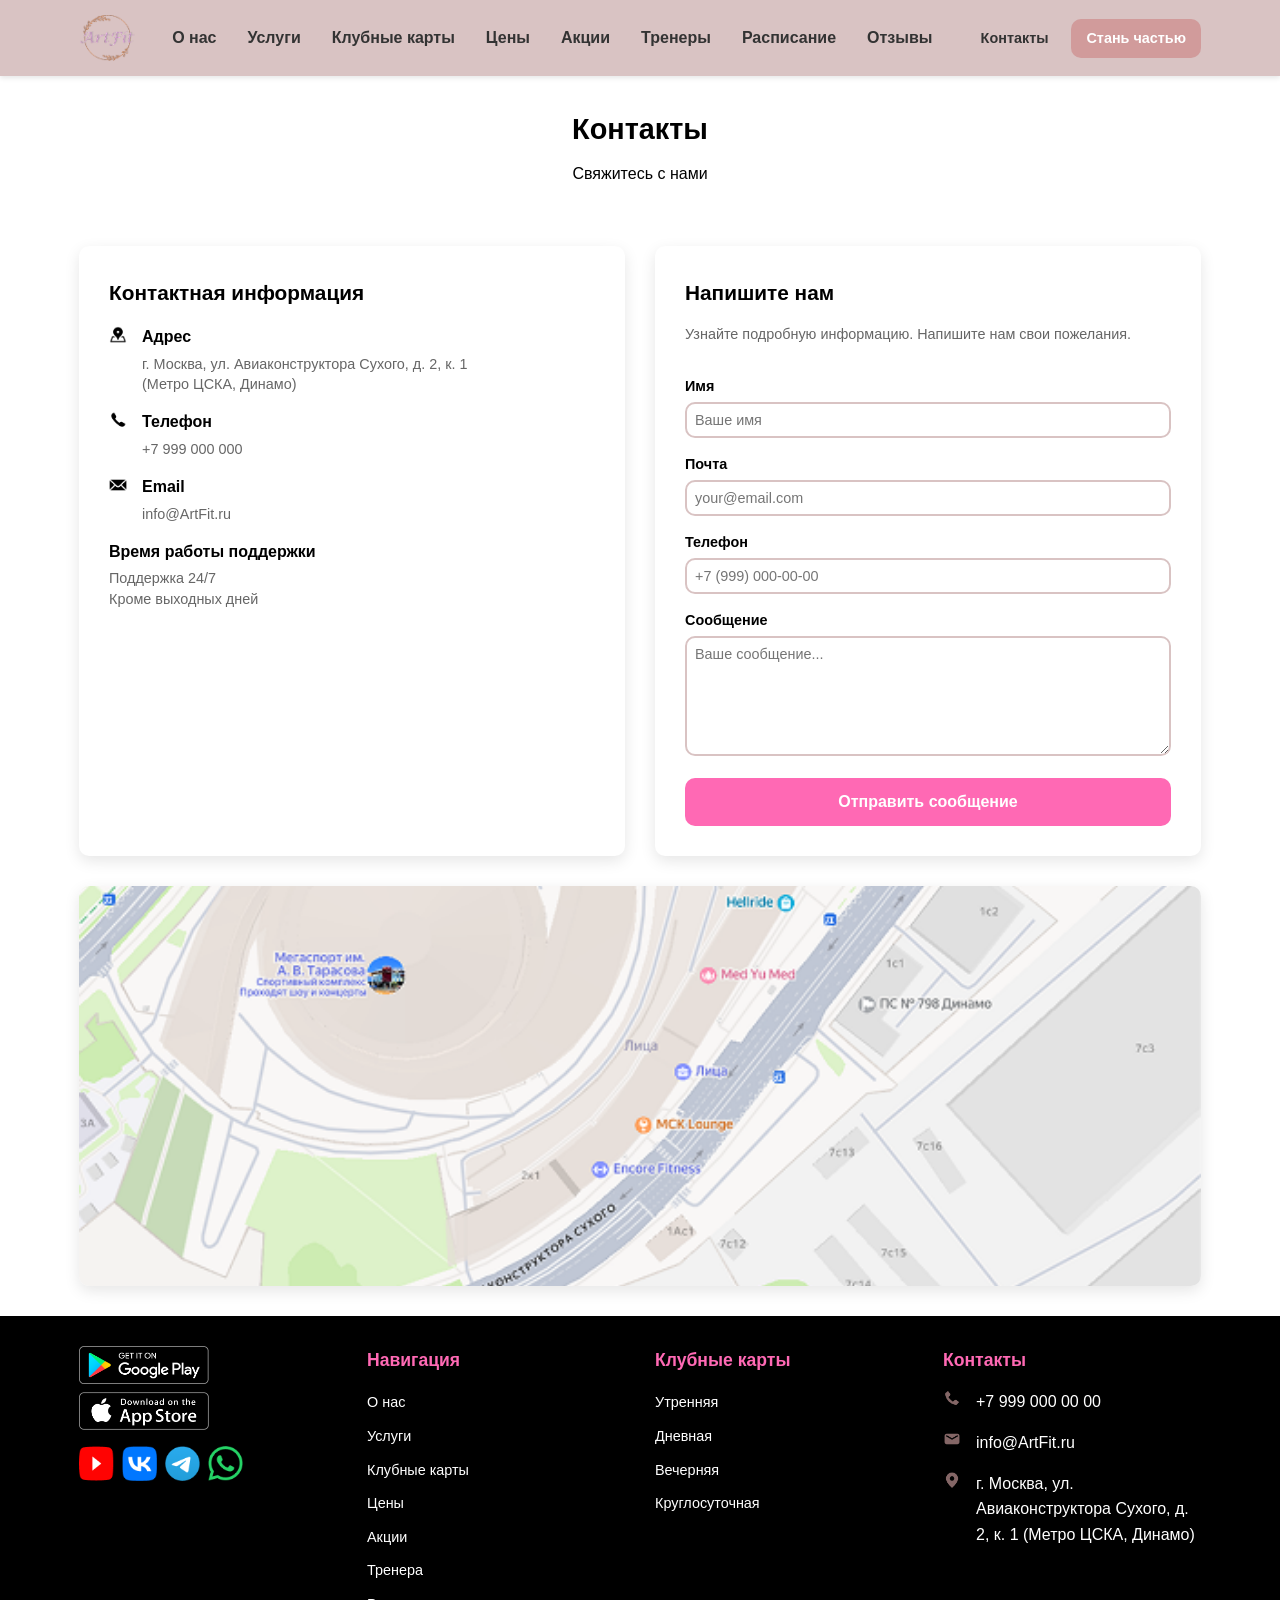
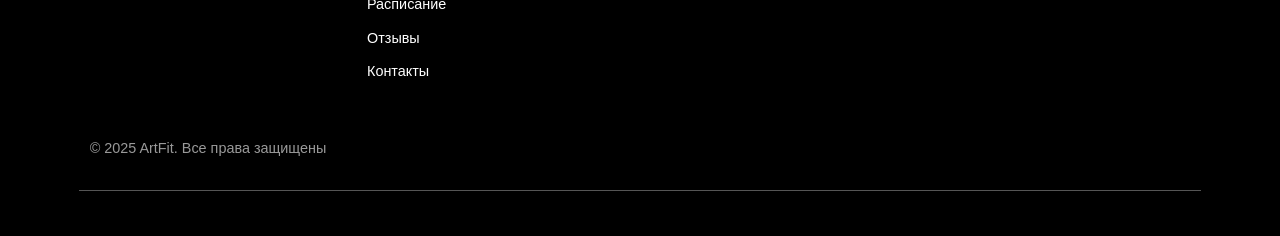
<file: Фитнес/contact.html>
<!DOCTYPE html>
<html lang="ru">
<head>
    <meta charset="UTF-8">
    <meta name="viewport" content="width=device-width, initial-scale=1.0">
    <title>ArtFit</title>
   <link rel="stylesheet" href="Style.css">
</head>
<body>
    <header>
        <div class="container">
            <div class="logo">
                <img src="img/logo.png" alt="">
            </div>
            <nav>
                <ul>
                    <li><a href="index.html">О нас</a></li>
                    <li><a href="yclygi.html">Услуги</a></li>
                    <li><a href="cards.html">Клубные карты</a></li>
                    <li><a href="prices.html">Цены</a></li>
                    <li><a href="akcuu.html">Акции</a></li>
                    <li><a href="trener.html">Тренеры</a></li>
                    <li><a href="racpucani.html">Расписание</a></li>
                    <li><a href="otziv.html">Отзывы</a></li>
                </ul>
            </nav>
            <div class="header-buttons">
                <a href="contact.html">Контакты</a>
                <a href="stani.html" class="button">Стань частью</a>
            </div>
        </div>
    </header>

    <main>
        <section class="contact-hero">
         
                <h1>Контакты</h1>
                <p>Свяжитесь с нами</p>
            </div>
        </section>

        <div class="container">
            <div class="contact-content">
                <div class="contact-info">
                    <h2>Контактная информация</h2>
                    <div class="contact-details">
                        <div class="contact-item">
                            <img src="img/Address.png" alt="Адрес" class="contact-icon">
                            <div class="contact-text">
                                <h4>Адрес</h4>
                                <p>г. Москва, ул. Авиаконструктора Сухого, д. 2, к. 1<br>(Метро ЦСКА, Динамо)</p>
                            </div>
                        </div>

                        <div class="contact-item">
                            <img src="img/Phone.png" alt="Телефон" class="contact-icon">
                            <div class="contact-text">
                                <h4>Телефон</h4>
                                <p>+7 999 000 000</p>
                            </div>
                        </div>

                        <div class="contact-item">
                            <img src="img/Letter.png" alt="Email" class="contact-icon">
                            <div class="contact-text">
                                <h4>Email</h4>
                                <p>info@ArtFit.ru</p>
                            </div>
                        </div>

                        <div class="contact-item">

                            <div class="contact-text">
                                <h4>Время работы поддержки</h4>
                                <p>Поддержка 24/7<br>Кроме выходных дней</p>
                            </div>
                        </div>
                    </div>
                </div>

                <div class="contact-form">
                    <h2>Напишите нам</h2>
                    <p class="form-description">Узнайте подробную информацию. Напишите нам свои пожелания.</p>
                    
                    <form>
                        <div class="form-group">
                            <label for="name">Имя</label>
                            <input type="text" id="name" class="form-control" placeholder="Ваше имя" required>
                        </div>

                        <div class="form-group">
                            <label for="email">Почта</label>
                            <input type="email" id="email" class="form-control" placeholder="your@email.com" required>
                        </div>

                        <div class="form-group">
                            <label for="phone">Телефон</label>
                            <input type="tel" id="phone" class="form-control" placeholder="+7 (999) 000-00-00">
                        </div>

                        <div class="form-group">
                            <label for="message">Сообщение</label>
                            <textarea id="message" class="form-control" placeholder="Ваше сообщение..." required></textarea>
                        </div>

                        <button type="submit" class="submit-btn">Отправить сообщение</button>
                    </form>
                </div>
            </div>

            <section class="map-section" id="map">
                <div class="map-container">
                    <img src="img/Карта.png" alt="Карта расположения ArtFit" class="map-image">
                </div>
            </section>
        </div>
    </main>

   
   <footer>
    <div class="container">
        <div class="footer-content">
            <div class="app-links">
                <a href="#"><img src="img/googleplay.png" alt=""></a>
                <a href="#"><img src="img/App.png" alt=""></a>
                <div class="social-icons">
                    <a href="#"><img src="img/Group 7.png" alt=""></a>
                    <a href="#"><img src="img/vk.png" alt=""></a>
                    <a href="#"><img src="img/Telega.png" alt=""></a>
                    <a href="#"><img src="img/wa.png" alt=""></a>
                </div>
            </div>
            <div class="footer-nav">
                <h4>Навигация</h4>
                <ul>
                    <li><a href="index.html">О нас</a></li>
                    <li><a href="yclygi.html">Услуги</a></li>
                    <li><a href="cards.html">Клубные карты</a></li>
                    <li><a href="prices.html">Цены</a></li>
                    <li><a href="akcuu.html">Акции</a></li>
                    <li><a href="trener.html">Тренера</a></li>
                    <li><a href="racpucani.html">Расписание</a></li>
                    <li><a href="otziv.html">Отзывы</a></li>
                    <li><a href="contact.html">Контакты</a></li>
                </ul>
            </div>
            <div class="club-cards">
                <h4>Клубные карты</h4>
                <ul>
                    <li><a href="#">Утренняя</a></li>
                    <li><a href="#">Дневная</a></li>
                    <li><a href="#">Вечерняя</a></li>
                    <li><a href="#">Круглосуточная</a></li>
                </ul>
            </div>
         <div class="contacts">
    <h4>Контакты</h4>
    <div class="contact-item">
        <img src="img/Component.png" alt="">
        <span>+7 999 000 00 00</span>
    </div>
    <div class="contact-item">
        <img src="img/mail.png" alt="">
        <span>info@ArtFit.ru</span>
    </div>
    <div class="contact-item">
        <img src="img/adrec.png" alt="">
        <span>г. Москва, ул. Авиаконструктора Сухого, д. 2, к. 1 (Метро ЦСКА, Динамо)</span>
    </div>
</div>

        <div class="copyright">
            <span>© 2025 ArtFit. Все права защищены</span>
        </div>
    </div>
</footer>
</body>
</html>
</file>
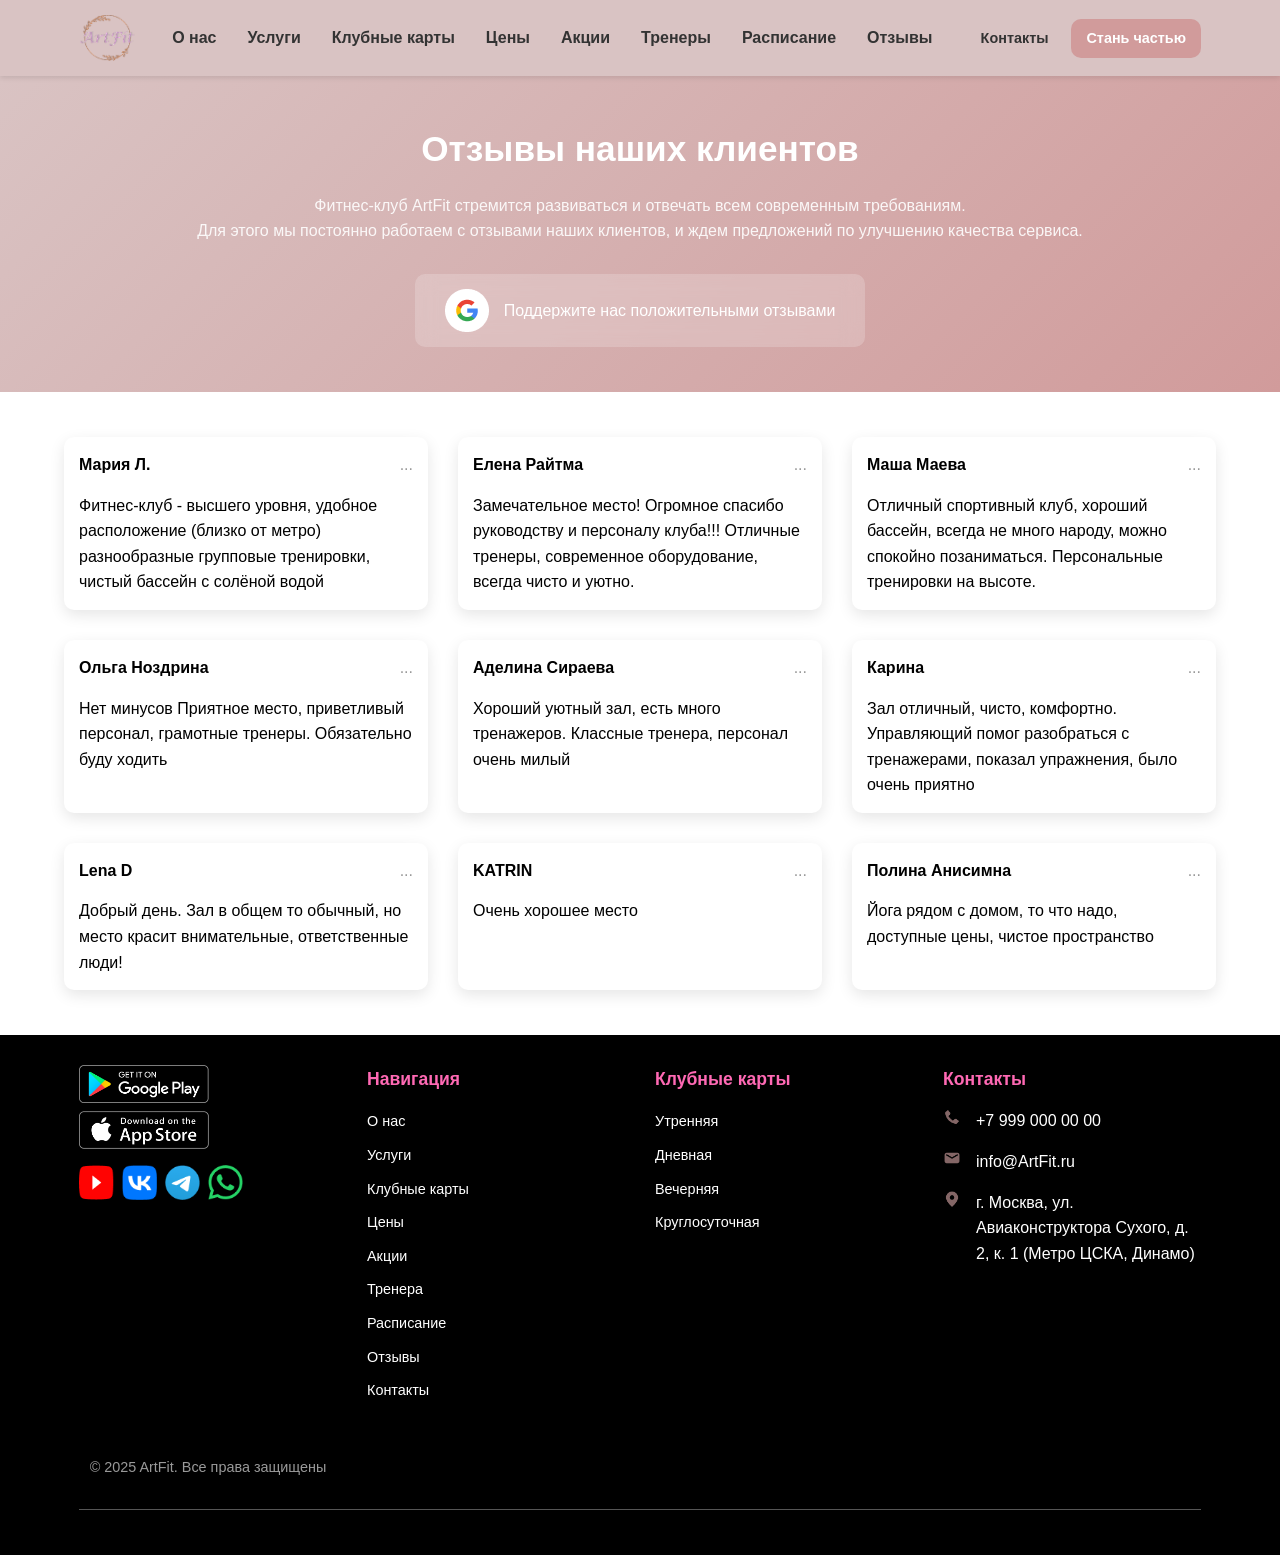
<file: Фитнес/otziv.html>
<!DOCTYPE html>
<html lang="ru">
<head>
    <meta charset="UTF-8">
    <meta name="viewport" content="width=device-width, initial-scale=1.0">
    <title>ArtFit</title>
   <link rel="stylesheet" href="Style.css">
</head>
<body>
    <header>
        <div class="container">
            <div class="logo">
                <img src="img/logo.png" alt="">
            </div>
            <nav>
                <ul>
                    <li><a href="index.html">О нас</a></li>
                    <li><a href="yclygi.html">Услуги</a></li>
                    <li><a href="cards.html">Клубные карты</a></li>
                    <li><a href="prices.html">Цены</a></li>
                    <li><a href="akcuu.html">Акции</a></li>
                    <li><a href="trener.html">Тренеры</a></li>
                    <li><a href="racpucani.html">Расписание</a></li>
                    <li><a href="otziv.html">Отзывы</a></li>
                </ul>
            </nav>
            <div class="header-buttons">
                <a href="contact.html">Контакты</a>
                <a href="stani.html" class="button">Стань частью</a>
            </div>
        </div>
    </header>
    <main>
        <section class="reviews-header-section">
            <div class="container">
                <h1>Отзывы наших клиентов</h1>
                <p class="reviews-intro">
                    Фитнес-клуб ArtFit стремится развиваться и отвечать всем современным требованиям.<br>
                    Для этого мы постоянно работаем с отзывами наших клиентов, и ждем предложений по улучшению качества сервиса.
                </p>
                <div class="recommendation-box">
                    <img src="img/gg.png" alt="Google Icon">
                    <p>Поддержите нас положительными отзывами</p>
                </div>
            </div>
        </section>

        <section class="reviews-grid container">
           
            <div class="review-card">
                <div class="review-card-header">
                    <span class="review-author">Мария Л.</span>
                    <span class="review-options">...</span>
                </div>
                <div class="review-card-content">
                    Фитнес-клуб - высшего уровня, удобное расположение (близко от метро) разнообразные групповые тренировки, чистый бассейн с солёной водой
                </div>
            </div>
         
            <div class="review-card">
                <div class="review-card-header">
                    <span class="review-author">Елена Райтма</span>
                    <span class="review-options">...</span>
                </div>
                <div class="review-card-content">
                    Замечательное место! Огромное спасибо руководству и персоналу клуба!!! Отличные тренеры, современное оборудование, всегда чисто и уютно.
                </div>
            </div>
           
            <div class="review-card">
                <div class="review-card-header">
                    <span class="review-author">Маша Маева</span>
                    <span class="review-options">...</span>
                </div>
                <div class="review-card-content">
                    Отличный спортивный клуб, хороший бассейн, всегда не много народу, можно спокойно позаниматься. Персональные тренировки на высоте.
                </div>
            </div>
          
            <div class="review-card">
                <div class="review-card-header">
                    <span class="review-author">Ольга Ноздрина</span>
                    <span class="review-options">...</span>
                </div>
                <div class="review-card-content">
                    Нет минусов Приятное место, приветливый персонал, грамотные тренеры. Обязательно буду ходить
                </div>
            </div>
          
            <div class="review-card">
                <div class="review-card-header">
                    <span class="review-author">Аделина Сираева</span>
                    <span class="review-options">...</span>
                </div>
                <div class="review-card-content">
Хороший уютный зал, есть много тренажеров. Классные тренера, персонал очень милый
                </div>
            </div>
         
            <div class="review-card">
                <div class="review-card-header">
                    <span class="review-author">Карина</span>
                    <span class="review-options">...</span>
                </div>
                <div class="review-card-content">
                    Зал отличный, чисто, комфортно. Управляющий помог разобраться с тренажерами, показал упражнения, было очень приятно
                </div>
            </div>
          
            <div class="review-card">
                <div class="review-card-header">
                    <span class="review-author">Lena D</span>
                    <span class="review-options">...</span>
                </div>
                <div class="review-card-content">
                    Добрый день. Зал в общем то обычный, но место красит внимательные, ответственные люди!
                </div>
            </div>
           
            <div class="review-card">
                <div class="review-card-header">
                    <span class="review-author">KATRIN</span>
                    <span class="review-options">...</span>
                </div>
                <div class="review-card-content">
                    Очень хорошее место
                </div>
            </div>
           
            <div class="review-card">
                <div class="review-card-header">
                    <span class="review-author">Полина Анисимна</span>
                    <span class="review-options">...</span>
                </div>
                <div class="review-card-content">
                    Йога рядом с домом, то что надо, доступные цены, чистое пространство
                </div>
            </div>
        </section>
    </main>

      <footer>
    <div class="container">
        <div class="footer-content">
            <div class="app-links">
                <a href="#"><img src="img/googleplay.png" alt=""></a>
                <a href="#"><img src="img/App.png" alt=""></a>
                <div class="social-icons">
                    <a href="#"><img src="img/Group 7.png" alt=""></a>
                    <a href="#"><img src="img/vk.png" alt=""></a>
                    <a href="#"><img src="img/Telega.png" alt=""></a>
                    <a href="#"><img src="img/wa.png" alt=""></a>
                </div>
            </div>
            <div class="footer-nav">
                <h4>Навигация</h4>
                <ul>
                    <li><a href="index.html">О нас</a></li>
                    <li><a href="yclygi.html">Услуги</a></li>
                    <li><a href="cards.html">Клубные карты</a></li>
                    <li><a href="prices.html">Цены</a></li>
                    <li><a href="akcuu.html">Акции</a></li>
                    <li><a href="trener.html">Тренера</a></li>
                    <li><a href="racpucani.html">Расписание</a></li>
                    <li><a href="otziv.html">Отзывы</a></li>
                    <li><a href="contact.html">Контакты</a></li>
                </ul>
            </div>
            <div class="club-cards">
                <h4>Клубные карты</h4>
                <ul>
                    <li><a href="#">Утренняя</a></li>
                    <li><a href="#">Дневная</a></li>
                    <li><a href="#">Вечерняя</a></li>
                    <li><a href="#">Круглосуточная</a></li>
                </ul>
            </div>
         <div class="contacts">
    <h4>Контакты</h4>
    <div class="contact-item">
        <img src="img/Component.png" alt="">
        <span>+7 999 000 00 00</span>
    </div>
    <div class="contact-item">
        <img src="img/mail.png" alt="">
        <span>info@ArtFit.ru</span>
    </div>
    <div class="contact-item">
        <img src="img/adrec.png" alt="">
        <span>г. Москва, ул. Авиаконструктора Сухого, д. 2, к. 1 (Метро ЦСКА, Динамо)</span>
    </div>
</div>

        <div class="copyright">
            <span>© 2025 ArtFit. Все права защищены</span>
        </div>
    </div>
</footer>
</body>
</html>
</file>
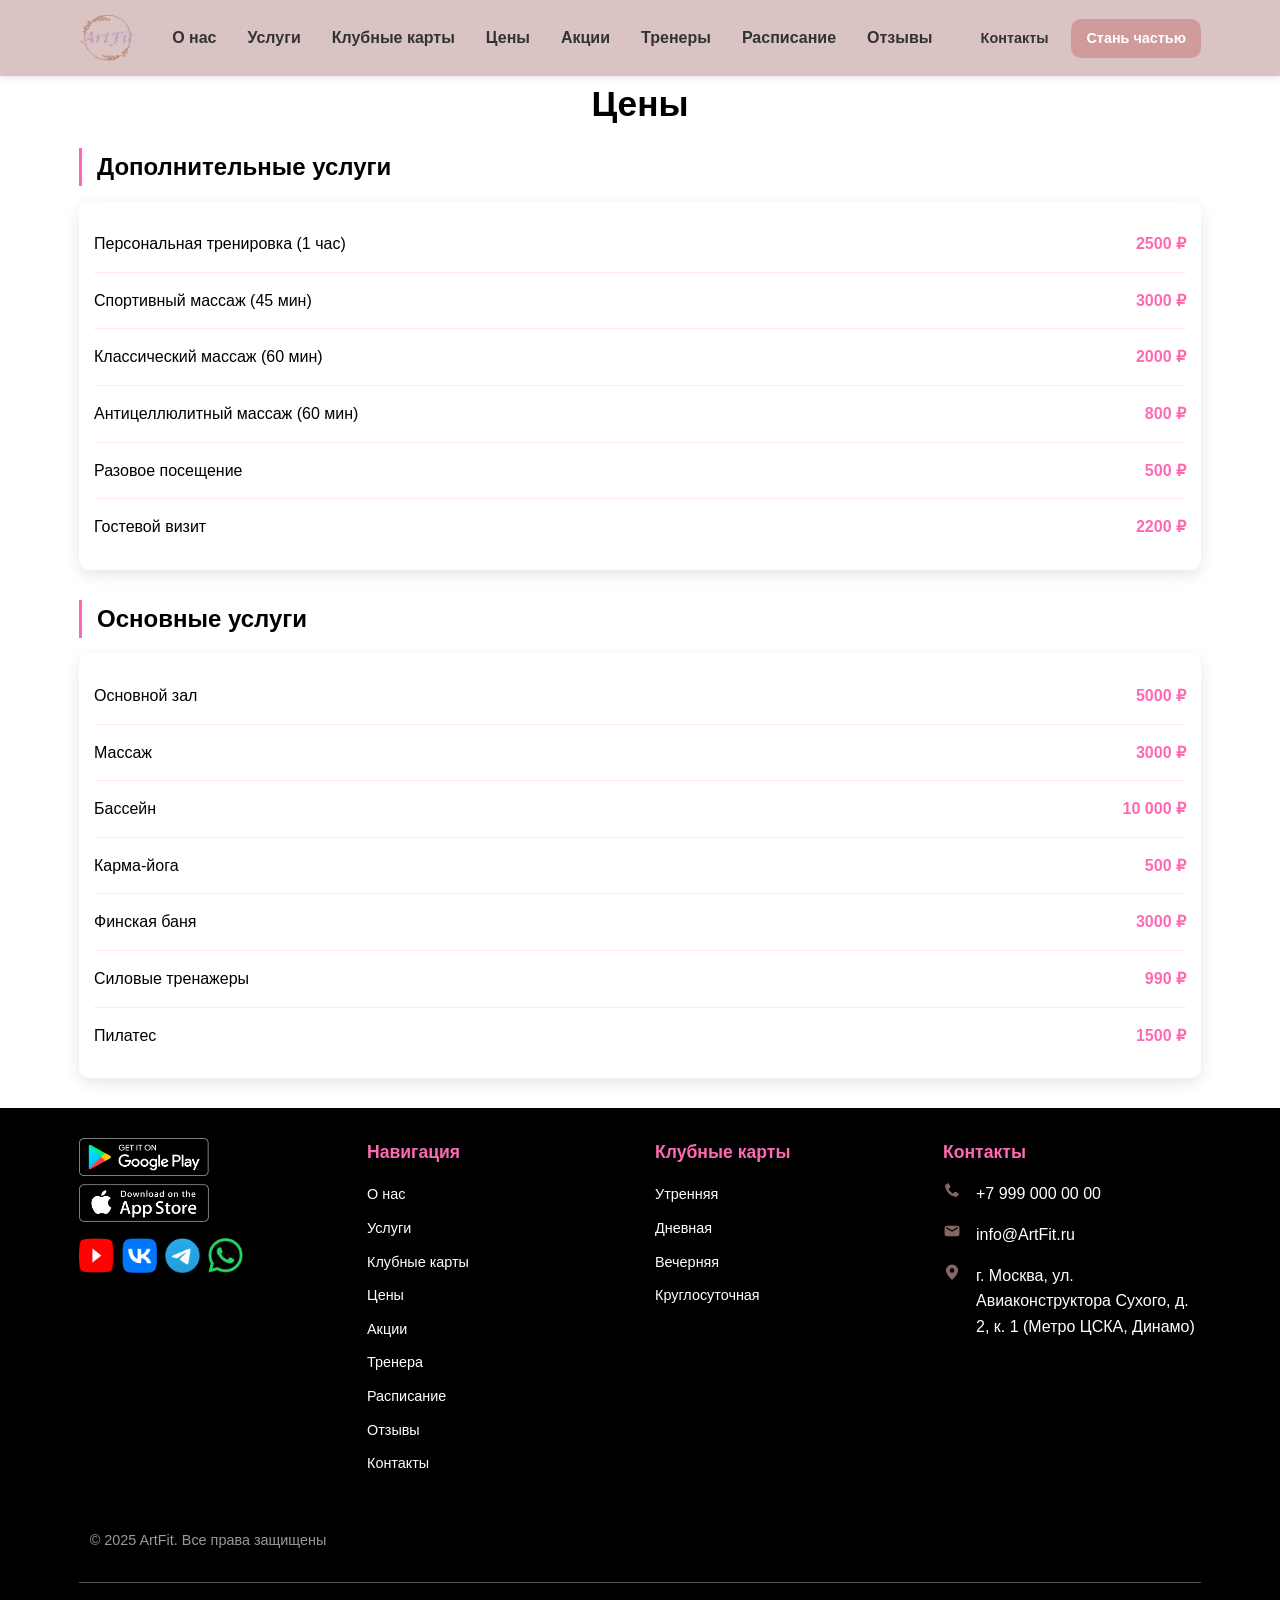
<file: Фитнес/prices.html>
<!DOCTYPE html>
<html lang="ru">
<head>
    <meta charset="UTF-8">
    <meta name="viewport" content="width=device-width, initial-scale=1.0">
    <title>ArtFit</title>
   <link rel="stylesheet" href="Style.css">
</head>
<body>
    <header>
        <div class="container">
            <div class="logo">
                <img src="img/logo.png" alt="">
            </div>
            <nav>
                <ul>
                    <li><a href="index.html">О нас</a></li>
                    <li><a href="yclygi.html">Услуги</a></li>
                    <li><a href="cards.html">Клубные карты</a></li>
                    <li><a href="prices.html">Цены</a></li>
                    <li><a href="akcuu.html">Акции</a></li>
                    <li><a href="trener.html">Тренеры</a></li>
                    <li><a href="racpucani.html">Расписание</a></li>
                    <li><a href="otziv.html">Отзывы</a></li>
                </ul>
            </nav>
            <div class="header-buttons">
                <a href="contact.html">Контакты</a>
                <a href="stani.html" class="button">Стань частью</a>
            </div>
        </div>
    </header>


      <main>
        <div class="container">
            <h1 class="page-title">Цены</h1>
            
            <div class="price-section">
                <h2>Дополнительные услуги</h2>
                <div class="price-list">
                    <div class="price-item">
                        <div class="service-name">Персональная тренировка (1 час)</div>
                        <div class="service-price">2500 ₽</div>
                    </div>
                    <div class="price-item">
                        <div class="service-name">Спортивный массаж (45 мин)</div>
                        <div class="service-price">3000 ₽</div>
                    </div>
                    <div class="price-item">
                        <div class="service-name">Классический массаж (60 мин)</div>
                        <div class="service-price">2000 ₽</div>
                    </div>
                    <div class="price-item">
                        <div class="service-name">Антицеллюлитный массаж (60 мин)</div>
                        <div class="service-price">800 ₽</div>
                    </div>
                    <div class="price-item">
                        <div class="service-name">Разовое посещение</div>
                        <div class="service-price">500 ₽</div>
                    </div>
                    <div class="price-item">
                        <div class="service-name">Гостевой визит</div>
                        <div class="service-price">2200 ₽</div>
                    </div>
                </div>
            </div>
            
            <div class="price-section">
                <h2>Основные услуги</h2>
                <div class="price-list">
                    <div class="price-item">
                        <div class="service-name">Основной зал</div>
                        <div class="service-price">5000 ₽</div>
                    </div>
                    <div class="price-item">
                        <div class="service-name">Массаж</div>
                        <div class="service-price">3000 ₽</div>
                    </div>
                    <div class="price-item">
                        <div class="service-name">Бассейн</div>
                        <div class="service-price">10 000 ₽</div>
                    </div>
                    <div class="price-item">
                        <div class="service-name">Карма-йога</div>
                        <div class="service-price">500 ₽</div>
                    </div>
                    <div class="price-item">
                        <div class="service-name">Финская баня</div>
                        <div class="service-price">3000 ₽</div>
                    </div>
                    <div class="price-item">
                        <div class="service-name">Силовые тренажеры</div>
                        <div class="service-price">990 ₽</div>
                    </div>
                    <div class="price-item">
                        <div class="service-name">Пилатес</div>
                        <div class="service-price">1500 ₽</div>
                    </div>
                </div>
            </div>
        </div>
    </main>
    
        

  <footer>
    <div class="container">
        <div class="footer-content">
            <div class="app-links">
                <a href="#"><img src="img/googleplay.png" alt=""></a>
                <a href="#"><img src="img/App.png" alt=""></a>
                <div class="social-icons">
                    <a href="#"><img src="img/Group 7.png" alt=""></a>
                    <a href="#"><img src="img/vk.png" alt=""></a>
                    <a href="#"><img src="img/Telega.png" alt=""></a>
                    <a href="#"><img src="img/wa.png" alt=""></a>
                </div>
            </div>
            <div class="footer-nav">
                <h4>Навигация</h4>
                <ul>
                    <li><a href="index.html">О нас</a></li>
                    <li><a href="yclygi.html">Услуги</a></li>
                    <li><a href="cards.html">Клубные карты</a></li>
                    <li><a href="prices.html">Цены</a></li>
                    <li><a href="akcuu.html">Акции</a></li>
                    <li><a href="trener.html">Тренера</a></li>
                    <li><a href="racpucani.html">Расписание</a></li>
                    <li><a href="otziv.html">Отзывы</a></li>
                    <li><a href="contact.html">Контакты</a></li>
                </ul>
            </div>
            <div class="club-cards">
                <h4>Клубные карты</h4>
                <ul>
                    <li><a href="#">Утренняя</a></li>
                    <li><a href="#">Дневная</a></li>
                    <li><a href="#">Вечерняя</a></li>
                    <li><a href="#">Круглосуточная</a></li>
                </ul>
            </div>
         <div class="contacts">
    <h4>Контакты</h4>
    <div class="contact-item">
        <img src="img/Component.png" alt="">
        <span>+7 999 000 00 00</span>
    </div>
    <div class="contact-item">
        <img src="img/mail.png" alt="">
        <span>info@ArtFit.ru</span>
    </div>
    <div class="contact-item">
        <img src="img/adrec.png" alt="">
        <span>г. Москва, ул. Авиаконструктора Сухого, д. 2, к. 1 (Метро ЦСКА, Динамо)</span>
    </div>
</div>

        <div class="copyright">
            <span>© 2025 ArtFit. Все права защищены</span>
        </div>
    </div>
</footer>
</body>
</html>
</file>
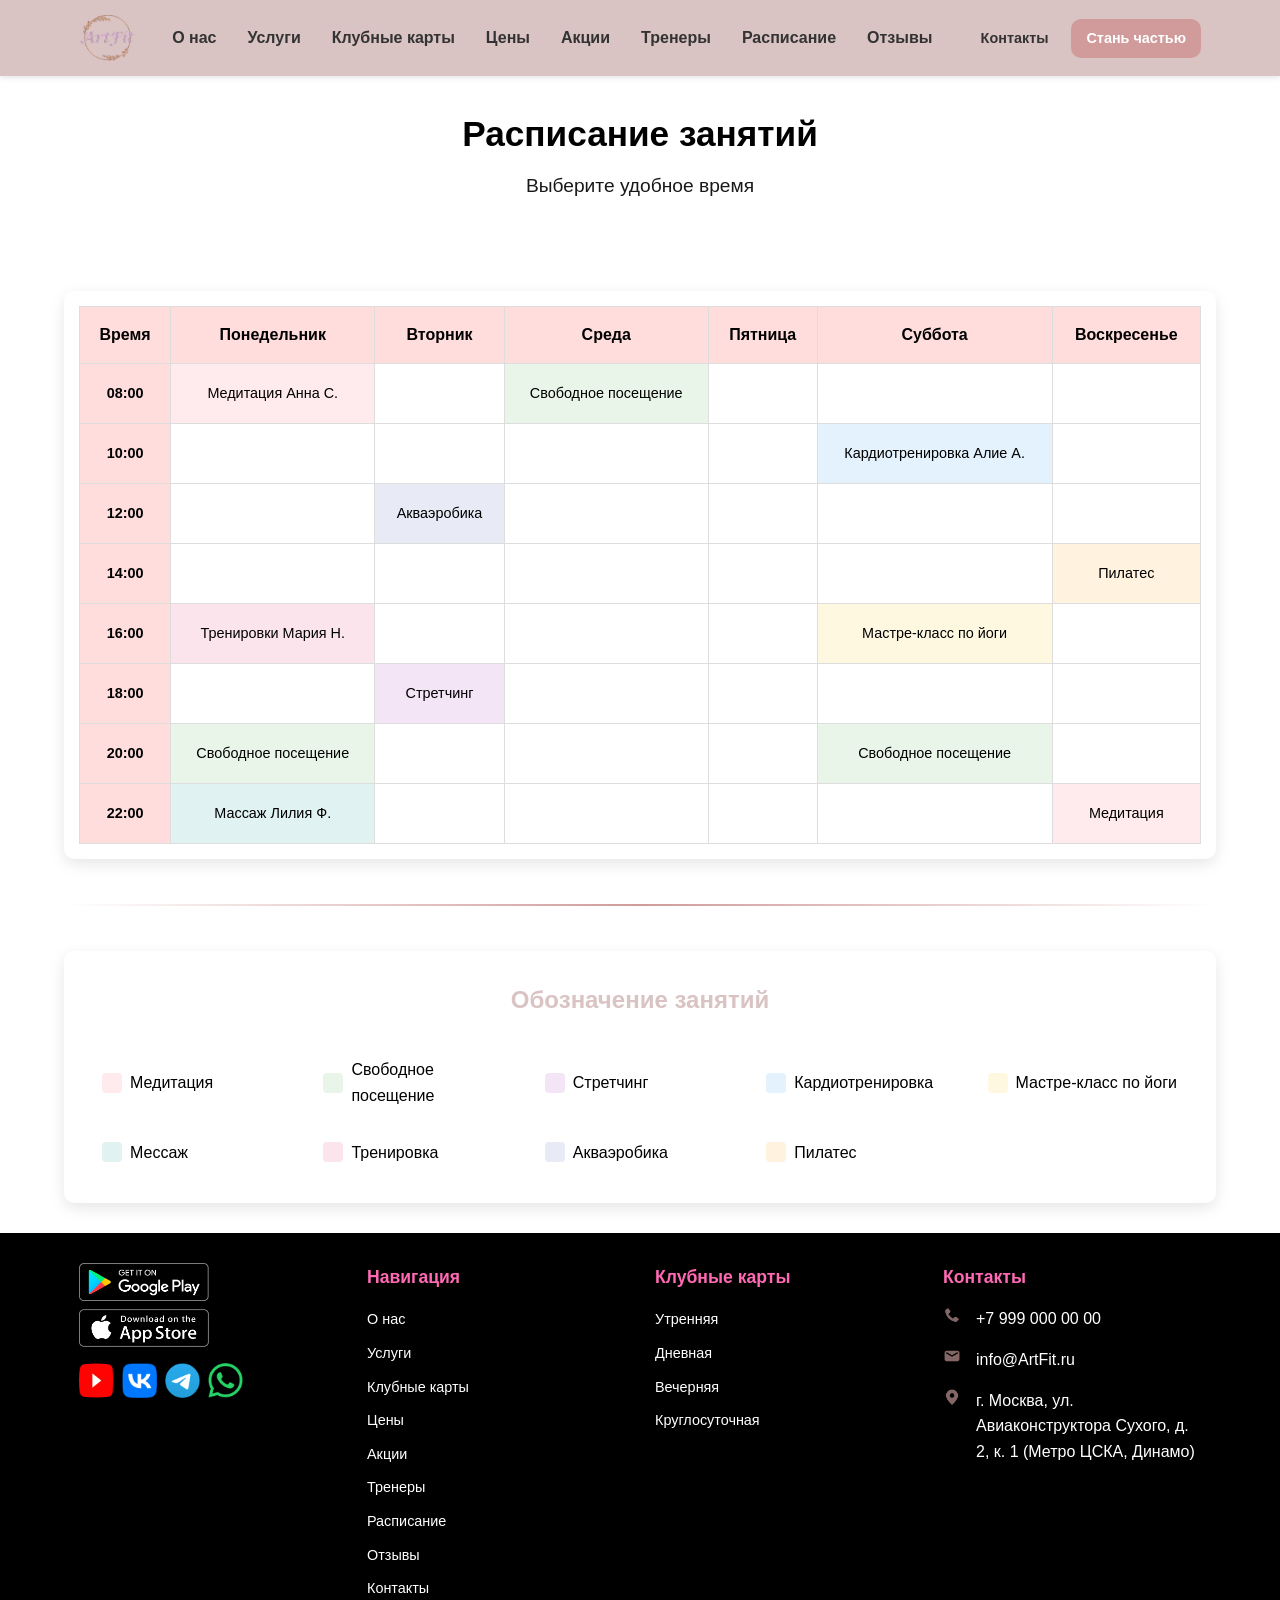
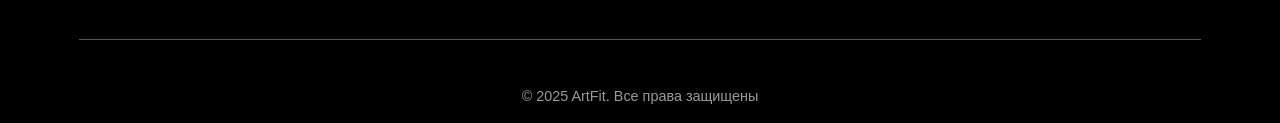
<file: Фитнес/racpucani.html>
<!DOCTYPE html>
<html lang="ru">
<head>
    <meta charset="UTF-8">
    <meta name="viewport" content="width=device-width, initial-scale=1.0">
    <title>Расписание - ArtFit</title>
    <link rel="stylesheet" href="Style.css">
</head>
<body>
    <header>
        <div class="container">
            <div class="logo">
                <img src="img/logo.png" alt="ArtFit">
            </div>
            <nav>
                <ul>
                    <li><a href="index.html">О нас</a></li>
                    <li><a href="yclygi.html">Услуги</a></li>
                    <li><a href="cards.html">Клубные карты</a></li>
                    <li><a href="prices.html">Цены</a></li>
                    <li><a href="akcuu.html">Акции</a></li>
                    <li><a href="trener.html">Тренеры</a></li>
                    <li><a href="racpucani.html">Расписание</a></li>
                    <li><a href="otziv.html">Отзывы</a></li>
                </ul>
            </nav>
            <div class="header-buttons">
                <a href="contact.html">Контакты</a>
                <a href="stani.html" class="button">Стань частью</a>
            </div>
        </div>
    </header>

    <section class="schedule-hero">
        <div class="container">
            <h1>Расписание занятий</h1>
            <p>Выберите удобное время</p>
        </div>
    </section>

    <div class="container schedule-content">
    
        <section class="schedule-section">
            <div class="schedule-table-container">
                <table class="schedule-table">
                    <thead>
                        <tr>
                            <th>Время</th>
                            <th>Понедельник</th>
                            <th>Вторник</th>
                            <th>Среда</th>
                            <th>Пятница</th>
                            <th>Суббота</th>
                            <th>Воскресенье</th>
                        </tr>
                    </thead>
                    <tbody>
                        <tr>
                            <td>08:00</td>
                            <td class="meditation">Медитация Анна С.</td>
                            <td></td>
                            <td class="free">Свободное посещение</td>
                            <td></td>
                            <td></td>
                            <td></td>
                        </tr>
                        <tr>
                            <td>10:00</td>
                            <td></td>
                            <td></td>
                            <td></td>
                            <td></td>
                            <td class="cardio">Кардиотренировка Алиe А.</td>
                            <td></td>
                        </tr>
                        <tr>
                            <td>12:00</td>
                            <td></td>
                            <td class="aqua">Акваэробика</td>
                            <td></td>
                            <td></td>
                            <td></td>
                            <td></td>
                        </tr>
                        <tr>
                            <td>14:00</td>
                            <td></td>
                            <td></td>
                            <td></td>
                            <td></td>
                            <td></td>
                            <td class="pilates">Пилатес</td>
                        </tr>
                        <tr>
                            <td>16:00</td>
                            <td class="training">Тренировки Мария Н.</td>
                            <td></td>
                            <td></td>
                            <td></td>
                            <td class="yoga">Мастре-класс по йоги</td>
                            <td></td>
                        </tr>
                        <tr>
                            <td>18:00</td>
                            <td></td>
                            <td class="stretching">Стретчинг</td>
                            <td></td>
                            <td></td>
                            <td></td>
                            <td></td>
                        </tr>
                        <tr>
                            <td>20:00</td>
                            <td class="free">Свободное посещение</td>
                            <td></td>
                            <td></td>
                            <td></td>
                            <td class="free">Свободное посещение</td>
                            <td></td>
                        </tr>
                        <tr>
                            <td>22:00</td>
                            <td class="massage">Массаж Лилия Ф.</td>
                            <td></td>
                            <td></td>
                            <td></td>
                            <td></td>
                            <td class="meditation">Медитация</td>
                        </tr>
                    </tbody>
                </table>
            </div>
        </section>

        <div class="divider"></div>

        <section class="legend-section">
            <h2>Обозначение занятий</h2>
            <div class="legend-items">
                <div class="legend-item">
                    <div class="legend-color meditation"></div>
                    <span>Медитация</span>
                </div>
                <div class="legend-item">
                    <div class="legend-color free"></div>
                    <span>Свободное посещение</span>
                </div>
                <div class="legend-item">
                    <div class="legend-color stretching"></div>
                    <span>Стретчинг</span>
                </div>
                <div class="legend-item">
                    <div class="legend-color cardio"></div>
                    <span>Кардиотренировка</span>
                </div>
                <div class="legend-item">
                    <div class="legend-color yoga"></div>
                    <span>Мастре-класс по йоги</span>
                </div>
                <div class="legend-item">
                    <div class="legend-color massage"></div>
                    <span>Мессаж</span>
                </div>
                <div class="legend-item">
                    <div class="legend-color training"></div>
                    <span>Тренировка</span>
                </div>
                <div class="legend-item">
                    <div class="legend-color aqua"></div>
                    <span>Акваэробика</span>
                </div>
                <div class="legend-item">
                    <div class="legend-color pilates"></div>
                    <span>Пилатес</span>
                </div>
            </div>
        </section>
    </div>

    <footer>
        <div class="container">
            <div class="footer-content">
                <div class="app-links">
                    <a href="#"><img src="img/googleplay.png" alt="Google Play"></a>
                    <a href="#"><img src="img/App.png" alt="App Store"></a>
                    <div class="social-icons">
                        <a href="#"><img src="img/Group 7.png" alt="Social"></a>
                        <a href="#"><img src="img/vk.png" alt="VK"></a>
                        <a href="#"><img src="img/Telega.png" alt="Telegram"></a>
                        <a href="#"><img src="img/wa.png" alt="WhatsApp"></a>
                    </div>
                </div>
                <div class="footer-nav">
                    <h4>Навигация</h4>
                    <ul>
                        <li><a href="index.html">О нас</a></li>
                        <li><a href="yclygi.html">Услуги</a></li>
                        <li><a href="cards.html">Клубные карты</a></li>
                        <li><a href="prices.html">Цены</a></li>
                        <li><a href="akcuu.html">Акции</a></li>
                        <li><a href="trener.html">Тренеры</a></li>
                        <li><a href="racpucani.html">Расписание</a></li>
                        <li><a href="otziv.html">Отзывы</a></li>
                        <li><a href="contact.html">Контакты</a></li>
                    </ul>
                </div>
                <div class="club-cards">
                    <h4>Клубные карты</h4>
                    <ul>
                        <li><a href="#">Утренняя</a></li>
                        <li><a href="#">Дневная</a></li>
                        <li><a href="#">Вечерняя</a></li>
                        <li><a href="#">Круглосуточная</a></li>
                    </ul>
                </div>
                <div class="contacts">
                    <h4>Контакты</h4>
                    <div class="contact-item">
                        <img src="img/Component.png" alt="Phone">
                        <span>+7 999 000 00 00</span>
                    </div>
                    <div class="contact-item">
                        <img src="img/mail.png" alt="Email">
                        <span>info@ArtFit.ru</span>
                    </div>
                    <div class="contact-item">
                        <img src="img/adrec.png" alt="Address">
                        <span>г. Москва, ул. Авиаконструктора Сухого, д. 2, к. 1 (Метро ЦСКА, Динамо)</span>
                    </div>
                </div>
            </div>
            <div class="copyright">
                <span>© 2025 ArtFit. Все права защищены</span>
            </div>
        </div>
    </footer>
</body>
</html>
</file>
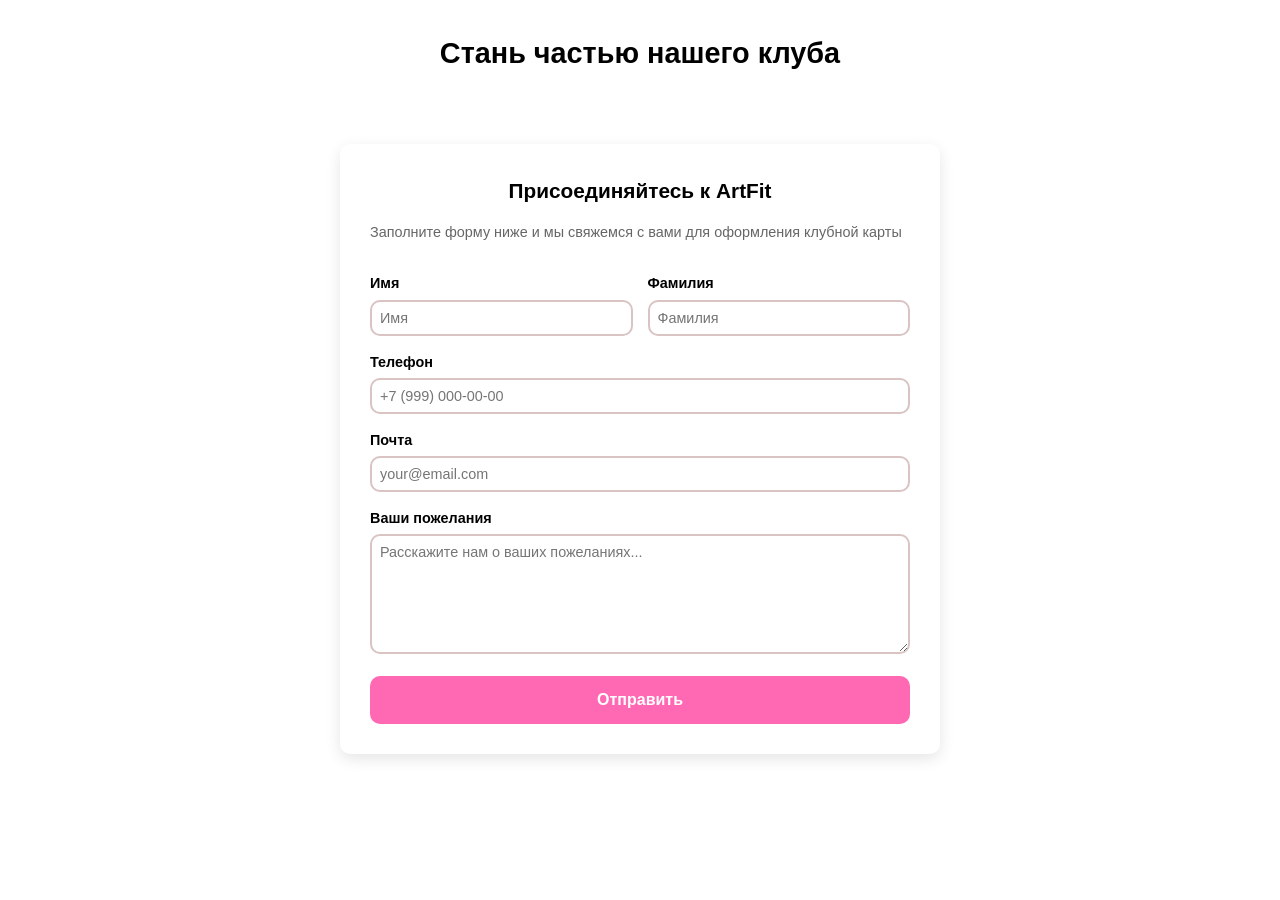
<file: Фитнес/stani.html>
<!DOCTYPE html>
<html lang="ru">
<head>
    <meta charset="UTF-8">
    <meta name="viewport" content="width=device-width, initial-scale=1.0">
    <title>Стань частью нашего клуба - ArtFit</title>
    <link rel="stylesheet" href="Style.css">
</head>
<body>
    <main>
        <section class="join-hero">
            <div class="container">
                <button class="close-button" onclick="closeForm()">×</button>
                <h1>Стань частью нашего клуба</h1>
            </div>
        </section>

        <div class="container">
            <div class="join-container">
                <div class="join-form">
                    <h2 class="form-title">Присоединяйтесь к ArtFit</h2>
                    <p class="form-description">Заполните форму ниже и мы свяжемся с вами для оформления клубной карты</p>
                    
                    <form>
                        <div class="name-row">
                            <div class="form-group">
                                <label for="firstName">Имя</label>
                                <input type="text" id="firstName" class="form-control" placeholder="Имя" required>
                            </div>

                            <div class="form-group">
                                <label for="lastName">Фамилия</label>
                                <input type="text" id="lastName" class="form-control" placeholder="Фамилия" required>
                            </div>
                        </div>

                        <div class="form-group">
                            <label for="phone">Телефон</label>
                            <input type="tel" id="phone" class="form-control" placeholder="+7 (999) 000-00-00" required>
                        </div>

                        <div class="form-group">
                            <label for="email">Почта</label>
                            <input type="email" id="email" class="form-control" placeholder="your@email.com" required>
                        </div>

                        <div class="form-group">
                            <label for="wishes">Ваши пожелания</label>
                            <textarea id="wishes" class="form-control" placeholder="Расскажите нам о ваших пожеланиях..."></textarea>
                        </div>

                        <button type="submit" class="submit-btn">Отправить</button>
                    </form>
                </div>
            </div>

  
    </main>

    <script>
        function closeForm() {
            window.location.href = 'index.html';
        }
    </script>
</body>
</html>
</file>
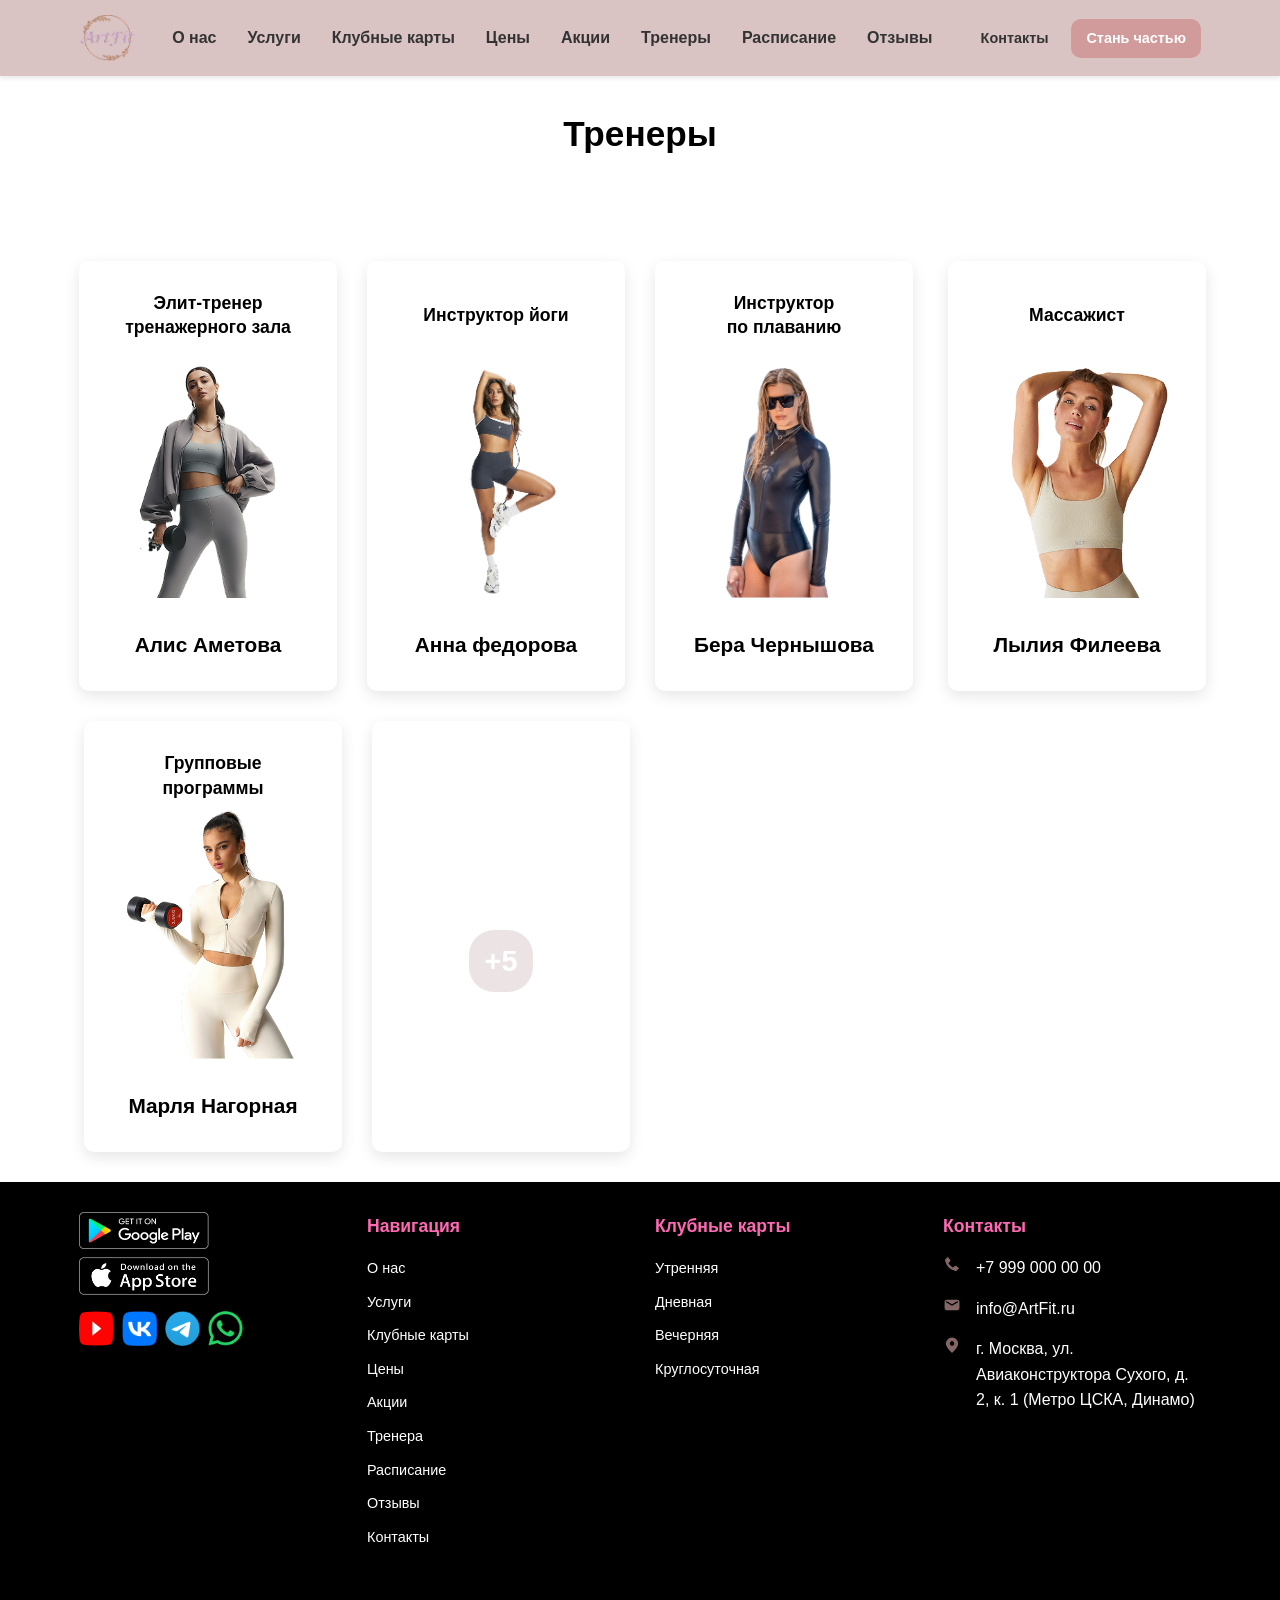
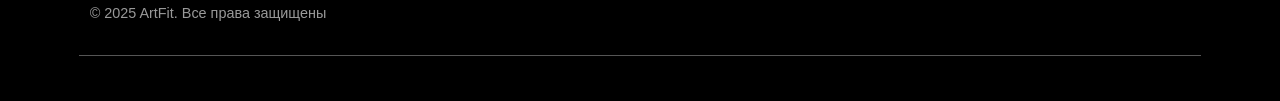
<file: Фитнес/trener.html>
<!DOCTYPE html>
<html lang="ru">
<head>
    <meta charset="UTF-8">
    <meta name="viewport" content="width=device-width, initial-scale=1.0">
    <title>ArtFit</title>
   <link rel="stylesheet" href="Style.css">
</head>
<body>
    <header>
        <div class="container">
            <div class="logo">
                <img src="img/logo.png" alt="">
            </div>

            <nav>
                <ul>
                    <li><a href="index.html">О нас</a></li>
                    <li><a href="yclygi.html">Услуги</a></li>
                    <li><a href="cards.html">Клубные карты</a></li>
                    <li><a href="prices.html">Цены</a></li>
                    <li><a href="akcuu.html">Акции</a></li>
                    <li><a href="trener.html">Тренеры</a></li>
                    <li><a href="racpucani.html">Расписание</a></li>
                    <li><a href="otziv.html">Отзывы</a></li>
                </ul>
            </nav>
            <div class="header-buttons">
                <a href="contact.html">Контакты</a>
                <a href="stani.html" class="button">Стань частью</a>
            </div>
        </div>
    </header>

    <main>
        <section class="trainers-hero">
            <div class="container">
                <h1>Тренеры</h1>
            </div>
        </section>
        <section class="trainers-section">
            <div class="container">
                <div class="trainers-grid">
                       <div class="trainer-card">
                        <span class="trainer-specialty">Элит-тренер тренажерного зала</span>
                        <div class="trainer-image">
                            <img src="img/Элит-тренер.png" alt="Алис Аметова">
                        </div>
                        <span class="trainer-name">Алис Аметова</span>
                    </div>

                <div class="trainer-card">
                        <span class="trainer-specialty">Инструктор йоги</span>
                        <div class="trainer-image">
                            <img src="img/инструктор йоги.png" alt="Анна федорова">
                        </div>
                        <span class="trainer-name">Анна федорова</span>
                    </div>

                    <div class="trainer-card">
                        <span class="trainer-specialty">Инструктор<br>по плаванию</span>
                        <div class="trainer-image">
                            <img src="img/Инструктор по плаванию.png" alt="Бера Чернышова">
                        </div>
                        <span class="trainer-name">Бера Чернышова</span>
                    </div>

           
                    <div class="trainer-card">
                        <span class="trainer-specialty">Массажист</span>
                        <div class="trainer-image">
                            <img src="img/массажист.png" alt="Лылия Филеева">
                        </div>
                        <span class="trainer-name">Лылия Филеева</span>
                    </div>
                    <div class="trainer-card">
                        <span class="trainer-specialty">Групповые программы</span>
                        <div class="trainer-image">
                            <img src="img/Групповые тренировки .png" alt="Марля Нагорная">
                        </div>
                        <span class="trainer-name">Марля Нагорная</span>
                    </div>

          
                    <div class="trainer-card all-trainers-card">
                        <a href="trener2.html" class="all-trainers-btn">
                            <span class="all-trainers-text">Все тренеры</span>
                            <span class="all-trainers-count">+5</span>
                        </a>
                    </div>
                </div>
            </div>
        </section>
    </main>

    <footer>
    <div class="container">
        <div class="footer-content">
            <div class="app-links">
                <a href="#"><img src="img/googleplay.png" alt=""></a>
                <a href="#"><img src="img/App.png" alt=""></a>
                <div class="social-icons">
                    <a href="#"><img src="img/Group 7.png" alt=""></a>
                    <a href="#"><img src="img/vk.png" alt=""></a>
                    <a href="#"><img src="img/Telega.png" alt=""></a>
                    <a href="#"><img src="img/wa.png" alt=""></a>
                </div>
            </div>
            <div class="footer-nav">
                <h4>Навигация</h4>
                <ul>
                    <li><a href="index.html">О нас</a></li>
                    <li><a href="yclygi.html">Услуги</a></li>
                    <li><a href="cards.html">Клубные карты</a></li>
                    <li><a href="prices.html">Цены</a></li>
                    <li><a href="akcuu.html">Акции</a></li>
                    <li><a href="trener.html">Тренера</a></li>
                    <li><a href="racpucani.html">Расписание</a></li>
                    <li><a href="otziv.html">Отзывы</a></li>
                    <li><a href="contact.html">Контакты</a></li>
                </ul>
            </div>
            <div class="club-cards">
                <h4>Клубные карты</h4>
                <ul>
                    <li><a href="#">Утренняя</a></li>
                    <li><a href="#">Дневная</a></li>
                    <li><a href="#">Вечерняя</a></li>
                    <li><a href="#">Круглосуточная</a></li>
                </ul>
            </div>
         <div class="contacts">
    <h4>Контакты</h4>
    <div class="contact-item">
        <img src="img/Component.png" alt="">
        <span>+7 999 000 00 00</span>
    </div>
    <div class="contact-item">
        <img src="img/mail.png" alt="">
        <span>info@ArtFit.ru</span>
    </div>
    <div class="contact-item">
        <img src="img/adrec.png" alt="">
        <span>г. Москва, ул. Авиаконструктора Сухого, д. 2, к. 1 (Метро ЦСКА, Динамо)</span>
    </div>
</div>

        <div class="copyright">
            <span>© 2025 ArtFit. Все права защищены</span>
        </div>
    </div>
</footer>
</body>
</html>
</file>
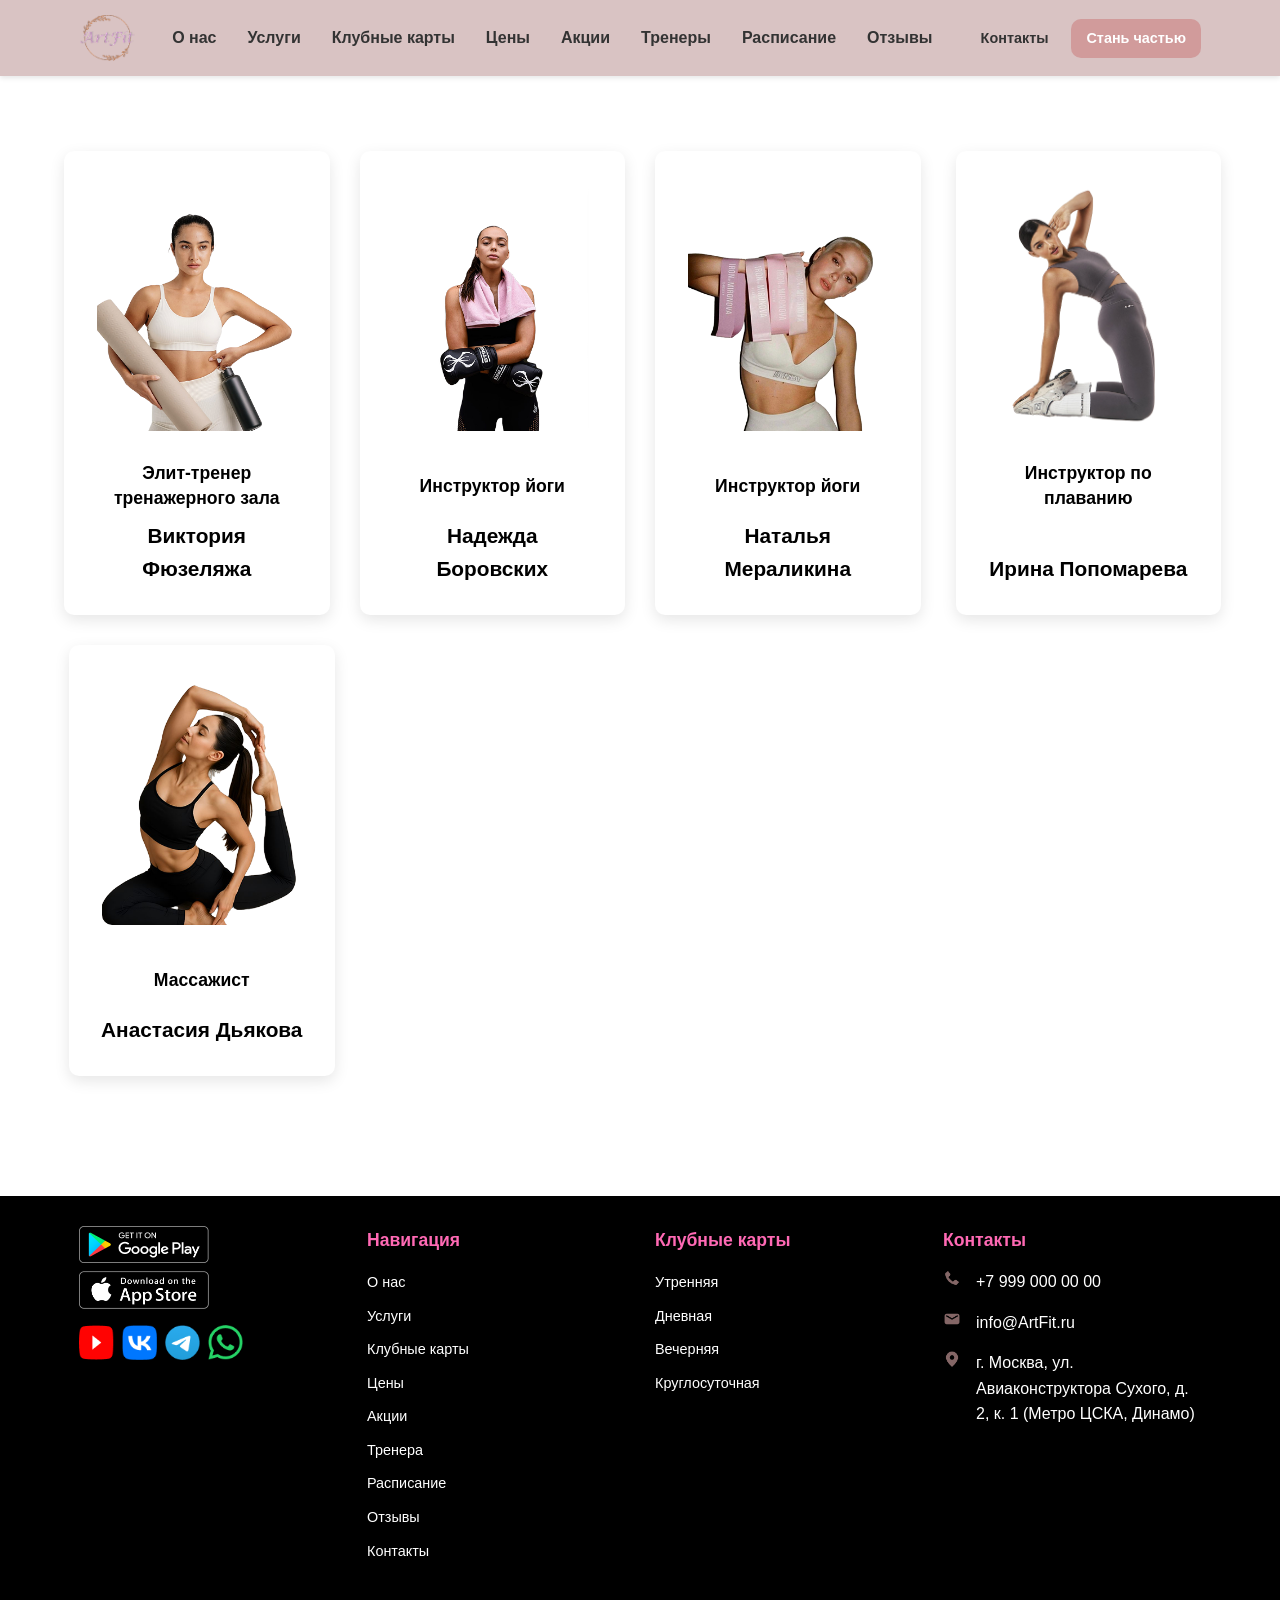
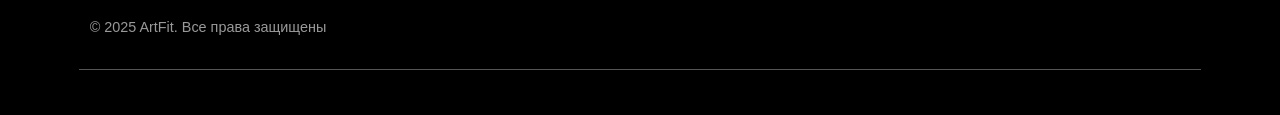
<file: Фитнес/trener2.html>
<!DOCTYPE html>
<html lang="ru">
<head>
    <meta charset="UTF-8">
    <meta name="viewport" content="width=device-width, initial-scale=1.0">
    <title>Тренеры - ArtFit</title>
    <link rel="stylesheet" href="Style.css">
</head>
<body>
    <header>
        <div class="container">
            <div class="logo">
                <img src="img/logo.png" alt="ArtFit">
            </div>
            <nav>
                <ul>
                    <li><a href="index.html">О нас</a></li>
                    <li><a href="yclygi.html">Услуги</a></li>
                    <li><a href="cards.html">Клубные карты</a></li>
                    <li><a href="prices.html">Цены</a></li>
                    <li><a href="akcuu.html">Акции</a></li>
                    <li><a href="trener.html">Тренеры</a></li>
                    <li><a href="racpucani.html">Расписание</a></li>
                    <li><a href="otziv.html">Отзывы</a></li>
                </ul>
            </nav>
            <div class="header-buttons">
                <a href="contact.html">Контакты</a>
                <a href="stani.html" class="button">Стань частью</a>
            </div>
        </div>
    </header>

    <div class="container trainers-page-content">
        <section class="all-trainers-section">
            <div class="trainers-grid">
                <div class="trainer-card">
                    <div class="trainer-image">
                        <img src="img/Виктория.png" alt="Виктория Фюзеляжа">
                    </div>
                    <div class="trainer-specialty">Элит-тренер тренажерного зала</div>
                    <div class="trainer-name">Виктория Фюзеляжа</div>
                </div>
                
               
                <div class="trainer-card">
                    <div class="trainer-image">
                        <img src="img/Надежда.png" alt="Надежда Боровских">
                    </div>
                    <div class="trainer-specialty">Инструктор йоги</div>
                    <div class="trainer-name">Надежда Боровских</div>
                </div>
                
             
                <div class="trainer-card">
                    <div class="trainer-image">
                        <img src="img/Наталья.png" alt="Наталья Мераликина">
                    </div>
                    <div class="trainer-specialty">Инструктор йоги</div>
                    <div class="trainer-name">Наталья Мераликина</div>
                </div>
                
           
                <div class="trainer-card">
                    <div class="trainer-image">
                        <img src="img/Ирина.png" alt="Ирина Попомарева">
                    </div>
                    <div class="trainer-specialty">Инструктор по плаванию</div>
                    <div class="trainer-name">Ирина Попомарева</div>
                </div>
                
              
                <div class="trainer-card">
                    <div class="trainer-image">
                        <img src="img/Анастасия.png" alt="Анастасия Дьякова">
                    </div>
                    <div class="trainer-specialty">Массажист</div>
                    <div class="trainer-name">Анастасия Дьякова</div>
                </div>
            </div>
        </section>
    </div>
  <footer>
    <div class="container">
        <div class="footer-content">
            <div class="app-links">
                <a href="#"><img src="img/googleplay.png" alt=""></a>
                <a href="#"><img src="img/App.png" alt=""></a>
                <div class="social-icons">
                    <a href="#"><img src="img/Group 7.png" alt=""></a>
                    <a href="#"><img src="img/vk.png" alt=""></a>
                    <a href="#"><img src="img/Telega.png" alt=""></a>
                    <a href="#"><img src="img/wa.png" alt=""></a>
                </div>
            </div>
            <div class="footer-nav">
                <h4>Навигация</h4>
                <ul>
                    <li><a href="index.html">О нас</a></li>
                    <li><a href="yclygi.html">Услуги</a></li>
                    <li><a href="cards.html">Клубные карты</a></li>
                    <li><a href="prices.html">Цены</a></li>
                    <li><a href="akcuu.html">Акции</a></li>
                    <li><a href="trener.html">Тренера</a></li>
                    <li><a href="racpucani.html">Расписание</a></li>
                    <li><a href="otziv.html">Отзывы</a></li>
                    <li><a href="contact.html">Контакты</a></li>
                </ul>
            </div>
            <div class="club-cards">
                <h4>Клубные карты</h4>
                <ul>
                    <li><a href="#">Утренняя</a></li>
                    <li><a href="#">Дневная</a></li>
                    <li><a href="#">Вечерняя</a></li>
                    <li><a href="#">Круглосуточная</a></li>
                </ul>
            </div>
         <div class="contacts">
    <h4>Контакты</h4>
    <div class="contact-item">
        <img src="img/Component.png" alt="">
        <span>+7 999 000 00 00</span>
    </div>
    <div class="contact-item">
        <img src="img/mail.png" alt="">
        <span>info@ArtFit.ru</span>
    </div>
    <div class="contact-item">
        <img src="img/adrec.png" alt="">
        <span>г. Москва, ул. Авиаконструктора Сухого, д. 2, к. 1 (Метро ЦСКА, Динамо)</span>
    </div>
</div>

        <div class="copyright">
            <span>© 2025 ArtFit. Все права защищены</span>
        </div>
    </div>
</footer>
</body>
</html>
</file>
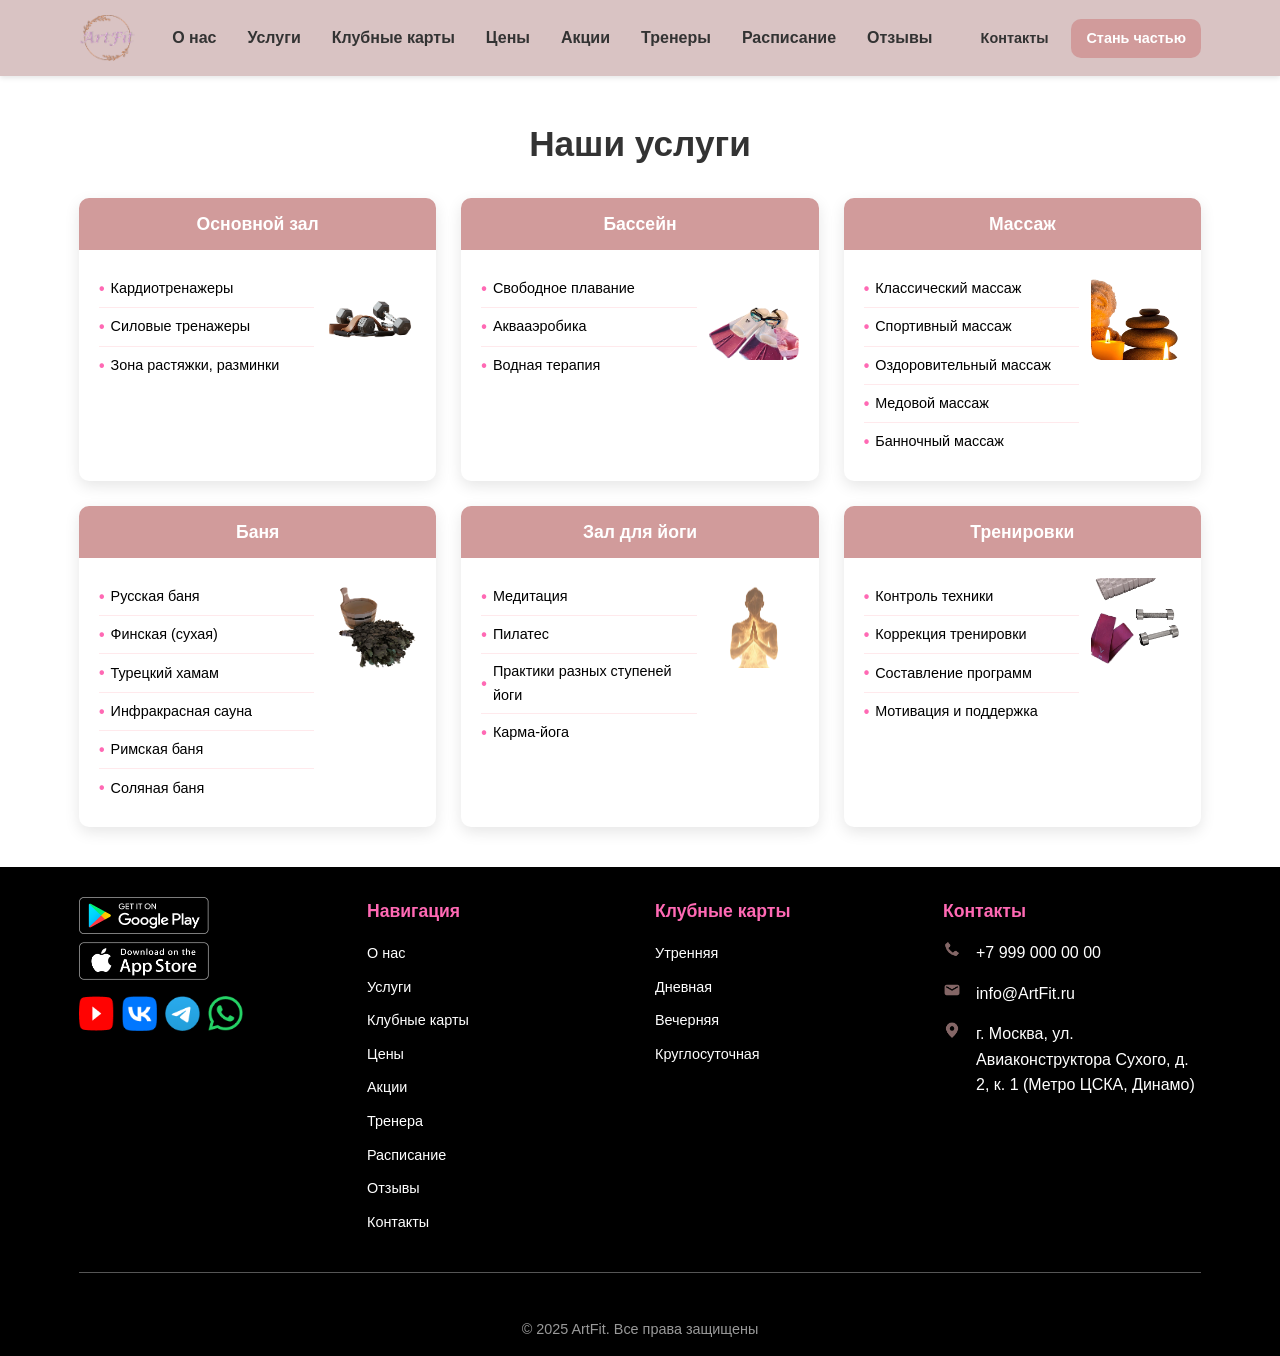
<file: Фитнес/yclygi.html>
<!DOCTYPE html>
<html lang="ru">
<head>
    <meta charset="UTF-8">
    <meta name="viewport" content="width=device-width, initial-scale=1.0">
    <title>Наши услуги - ArtFit</title>
  <link rel="stylesheet" href="Style.css">
</head>
<body>
<header>
    <div class="container">
        <div class="logo">
            <img src="img/logo.png" alt="">
        </div>
        <nav>
            <ul>
                <li><a href="index.html">О нас</a></li>
                <li><a href="yclygi.html">Услуги</a></li>
                <li><a href="cards.html">Клубные карты</a></li>
                <li><a href="prices.html">Цены</a></li>
                <li><a href="akcuu.html">Акции</a></li>
                <li><a href="trener.html">Тренеры</a></li>
                <li><a href="racpucani.html">Расписание</a></li>
                <li><a href="otziv.html">Отзывы</a></li>
            </ul>
        </nav>
        <div class="header-buttons">
            <a href="contact.html">Контакты</a>
            <a href="stani.html" class="btn">Стань частью</a>
        </div>
    </div>
</header>

    <section class="services">
        <div class="container">
            <h2>Наши услуги</h2>
            <div class="services-grid">
                <div class="service-card">
                    <div class="service-label">Основной зал</div>
                    <div class="service-content">
                        <ul>
                            <li>Кардиотренажеры</li>
                            <li>Силовые тренажеры</li>
                            <li>Зона растяжки, разминки</li>
                        </ul>
                        <img src="img/зал.png" alt="">
                    </div>
                </div>
                <div class="service-card">
                    <div class="service-label">Бассейн</div>
                    <div class="service-content">
                        <ul>
                            <li>Свободное плавание</li>
                            <li>Аквааэробика</li>
                            <li>Водная терапия</li>
                        </ul>
                        <img src="img/басейн.png" alt="">
                    </div>
                </div>
                <div class="service-card">
                    <div class="service-label">Массаж</div>
                    <div class="service-content">
                        <ul>
                            <li>Классический массаж</li>
                            <li>Спортивный массаж</li>
                            <li>Оздоровительный массаж</li>
                            <li>Медовой массаж</li>
                            <li>Банночный массаж</li>
                        </ul>
                        <img src="img/массаж.png" alt="">
                    </div>
                </div>
                <div class="service-card">
                    <div class="service-label">Баня</div>
                    <div class="service-content">
                        <ul>
                            <li>Русская баня</li>
                            <li>Финская (сухая)</li>
                            <li>Турецкий хамам</li>
                            <li>Инфракрасная сауна</li>
                            <li>Римская баня</li>
                            <li>Соляная баня</li>
                        </ul>
                        <img src="img/бани.png" alt="">
                    </div>
                </div>
                <div class="service-card">
                    <div class="service-label">Зал для йоги</div>
                    <div class="service-content">
                        <ul>
                            <li>Медитация</li>
                            <li>Пилатес</li>
                            <li>Практики разных ступеней йоги</li>
                            <li>Карма-йога</li>
                        </ul>
                        <img src="img/йога.png" alt="">
                    </div>
                </div>
                <div class="service-card">
                    <div class="service-label">Тренировки</div>
                    <div class="service-content">
                        <ul>
                            <li>Контроль техники</li>
                            <li>Коррекция тренировки</li>
                            <li>Составление программ</li>
                            <li>Мотивация и поддержка</li>
                        </ul>
                        <img src="img/тренировки.png" alt="">
                    </div>
                </div>
            </div>
        </div>
    </section>

    <footer>
        <div class="container">
            <div class="footer-content">
                <div class="app-links">
                    <a href="#"><img src="img/googleplay.png" alt="Get it on Google Play"></a>
                    <a href="#"><img src="img/App.png" alt="Download on the App Store"></a>
                    <div class="social-icons">
                        <a href="#"><img src="img/Group 7.png" alt="YouTube"></a>
                        <a href="#"><img src="img/vk.png" alt="VK"></a>
                        <a href="#"><img src="img/Telega.png" alt="Telegram"></a>
                        <a href="#"><img src="img/wa.png" alt="WhatsApp"></a>
                    </div>
                </div>
                <div class="footer-nav">
                    <h4>Навигация</h4>
                    <ul>
                        <li><a href="index.html">О нас</a></li>
                        <li><a href="yclygi.html">Услуги</a></li>
                        <li><a href="cards.html">Клубные карты</a></li>
                        <li><a href="prices.html">Цены</a></li>
                        <li><a href="akcuu.html">Акции</a></li>
                        <li><a href="trener.html">Тренера</a></li>
                        <li><a href="racpucani.html">Расписание</a></li>
                        <li><a href="otziv.html">Отзывы</a></li>
                        <li><a href="contact.html">Контакты</a></li>
                    </ul>
                </div>
                <div class="club-cards">
                    <h4>Клубные карты</h4>
                    <ul>
                        <li><a href="#">Утренняя</a></li>
                        <li><a href="#">Дневная</a></li>
                        <li><a href="#">Вечерняя</a></li>
                        <li><a href="#">Круглосуточная</a></li>
                    </ul>
                </div>
                <div class="contacts">
                    <h4>Контакты</h4>
                    <div class="contact-item">
                        <img src="img/Component.png" alt="Phone">
                        <span>+7 999 000 00 00</span>
                    </div>
                    <div class="contact-item">
                        <img src="img/mail.png" alt="Email">
                        <span>info@ArtFit.ru</span>
                    </div>
                    <div class="contact-item">
                        <img src="img/adrec.png" alt="Location">
                        <span>г. Москва, ул. Авиаконструктора Сухого, д. 2, к. 1 (Метро ЦСКА, Динамо)</span>
                    </div>
                </div>
            </div>
            <div class="copyright">
                <p>© 2025 ArtFit. Все права защищены</p>
            </div>
        </div>
    </footer>
</body>
</html>
</file>
<file: JavaScript/style.css>
* {
    margin: 0;
    padding: 0;
    box-sizing: border-box;
}


body {
    font-family: 'Segoe UI', Tahoma, Geneva, Verdana, sans-serif;
    min-height: 100vh;
    background: linear-gradient(135deg, #43cea2, #185a9d);
    color: #1a1a2e;
    transition: background 0.5s ease, color 0.5s ease;
    padding: 20px;
}

body.dark-theme {
    background: #121218;
    color: #e0e0e0;
}


.container {
    max-width: 820px;
    margin: 0 auto;
}


.header {
    text-align: center;
    padding: 30px 0 20px;
}

.header h1 {
    font-size: 2.2rem;
    font-weight: 800;
    margin-bottom: 8px;
    color: #fff;
}

body.dark-theme .header h1 {
    color: #e0e0e0;
}

.header > p {
    font-size: 0.95rem;
    margin-bottom: 14px;
    color: rgba(255,255,255,0.85);
}

body.dark-theme .header > p {
    color: rgba(255,255,255,0.6);
}


.meta-info {
    font-size: 0.82rem;
    line-height: 1.7;
    margin-bottom: 16px;
    color: rgba(255,255,255,0.8);
}

body.dark-theme .meta-info {
    color: rgba(255,255,255,0.5);
}


.theme-toggle-wrapper {
    display: flex;
    align-items: center;
    justify-content: center;
    gap: 10px;
    margin-bottom: 20px;
}

.theme-toggle-wrapper .icon {
    font-size: 1.3rem;
    cursor: pointer;
    user-select: none;
}

.toggle-switch {
    position: relative;
    width: 52px;
    height: 28px;
    cursor: pointer;
}

.toggle-switch input {
    opacity: 0;
    width: 0;
    height: 0;
}

.slider {
    position: absolute;
    inset: 0;
    border-radius: 28px;
    background: rgba(255,255,255,0.4);
    transition: 0.4s;
}

body.dark-theme .slider {
    background: rgba(255,255,255,0.2);
}

.slider::before {
    content: "";
    position: absolute;
    width: 22px;
    height: 22px;
    left: 3px;
    bottom: 3px;
    background: #fff;
    border-radius: 50%;
    transition: 0.4s;
}

.toggle-switch input:checked + .slider::before {
    transform: translateX(24px);
}

body.dark-theme .slider::before {
    background: #6c63ff;
}

.controls {
    display: flex;
    align-items: center;
    justify-content: center;
    gap: 12px;
    margin-bottom: 28px;
}

.controls select {
    padding: 9px 18px;
    border-radius: 8px;
    border: 2px solid rgba(255,255,255,0.35);
    background: rgba(255,255,255,0.25);
    color: #1a1a2e;
    font-size: 0.95rem;
    cursor: pointer;
    outline: none;
    transition: 0.3s;
}

body.dark-theme .controls select {
    background: rgba(255,255,255,0.08);
    color: #e0e0e0;
    border-color: rgba(255,255,255,0.15);
}

.controls button {
    padding: 9px 22px;
    border-radius: 8px;
    border: 2px solid rgba(255,255,255,0.35);
    background: rgba(255,255,255,0.3);
    color: #1a1a2e;
    font-size: 0.95rem;
    font-weight: 600;
    cursor: pointer;
    transition: 0.3s;
}

.controls button:hover {
    background: rgba(255,255,255,0.5);
}

body.dark-theme .controls button {
    background: rgba(255,255,255,0.08);
    color: #e0e0e0;
    border-color: rgba(255,255,255,0.15);
}

body.dark-theme .controls button:hover {
    background: rgba(255,255,255,0.16);
}


#warningMessage {
    text-align: center;
    padding: 14px;
    margin-bottom: 20px;
    border-radius: 10px;
    background: rgba(255, 80, 80, 0.25);
    border: 1px solid rgba(255, 80, 80, 0.5);
    color: #fff;
    font-weight: 600;
}

body.dark-theme #warningMessage {
    background: rgba(255, 80, 80, 0.15);
    border-color: rgba(255, 80, 80, 0.35);
    color: #ff9a9a;
}


.section-title {
    font-size: 1.35rem;
    font-weight: 700;
    margin-bottom: 12px;
    padding-bottom: 6px;
    border-bottom: 2px solid rgba(255,255,255,0.3);
    color: #fff;
}

body.dark-theme .section-title {
    border-bottom-color: rgba(255,255,255,0.12);
    color: #e0e0e0;
}

.loading-bar {
    height: 6px;
    border-radius: 6px;
    overflow: hidden;
    margin-bottom: 14px;
    display: none;
    background: rgba(255,255,255,0.2);
}

body.dark-theme .loading-bar {
    background: rgba(255,255,255,0.08);
}

.loading-bar.active {
    display: block;
}

.loading-bar .bar-inner {
    height: 100%;
    width: 0%;
    border-radius: 6px;
    background: rgba(255,255,255,0.6);
    transition: width 0.3s;
}

body.dark-theme .loading-bar .bar-inner {
    background: rgba(100,100,255,0.5);
}
.current-card {
    border-radius: 16px;
    padding: 28px;
    margin-bottom: 30px;
    text-align: center;
    background: rgba(255,255,255,0.18);
    backdrop-filter: blur(12px);
    border: 1px solid rgba(255,255,255,0.25);
    transition: 0.3s;
}

body.dark-theme .current-card {
    background: rgba(255,255,255,0.05);
    border-color: rgba(255,255,255,0.08);
}

.current-card .city-name {
    font-size: 1.35rem;
    font-weight: 700;
    margin-bottom: 6px;
    color: #1a1a2e;
}

body.dark-theme .current-card .city-name {
    color: #e0e0e0;
}

.current-card .weather-icon {
    width: 68px;
    height: 68px;
}

.current-card .temp {
    font-size: 1.1rem;
    margin: 4px 0;
    color: #333;
}

.current-card .desc {
    font-size: 0.95rem;
    margin-bottom: 2px;
    color: #333;
}

.current-card .wind {
    font-size: 0.9rem;
    color: #444;
}

body.dark-theme .current-card .temp,
body.dark-theme .current-card .desc,
body.dark-theme .current-card .wind {
    color: #bbb;
}


.forecast-grid {
    display: grid;
    grid-template-columns: repeat(5, 1fr);
    gap: 12px;
    margin-bottom: 30px;
}

.forecast-card {
    border-radius: 14px;
    padding: 18px 10px;
    text-align: center;
    background: rgba(255,255,255,0.2);
    backdrop-filter: blur(10px);
    border: 1px solid rgba(255,255,255,0.25);
    transition: 0.3s;
}

body.dark-theme .forecast-card {
    background: rgba(255,255,255,0.05);
    border-color: rgba(255,255,255,0.08);
}

.forecast-card .fc-date {
    font-size: 0.85rem;
    font-weight: 700;
    margin-bottom: 8px;
    color: #1a1a2e;
}

body.dark-theme .forecast-card .fc-date {
    color: #e0e0e0;
}

.forecast-card .weather-icon {
    width: 50px;
    height: 50px;
}

.forecast-card .fc-temp {
    font-size: 0.92rem;
    margin: 6px 0 2px;
    color: #333;
}

.forecast-card .fc-desc {
    font-size: 0.8rem;
    color: #444;
}

body.dark-theme .forecast-card .fc-temp,
body.dark-theme .forecast-card .fc-desc {
    color: #bbb;
}

.footer {
    text-align: center;
    padding: 24px 0 10px;
    font-size: 0.85rem;
    line-height: 1.9;
    color: rgba(255,255,255,0.7);
}

body.dark-theme .footer {
    color: rgba(255,255,255,0.4);
}


.error {
    text-align: center;
    padding: 12px;
    color: #ff6b6b;
}
</file>
<file: the final project/styles.css>
:root {
  --bg-dark: #0a0c1a;
  --bg-card: rgba(12, 15, 30, 0.7);
  --neon-pink: #ff2a6d;
  --neon-blue: #05d9e8;
  --neon-purple: #b300ff;
  --text-light: #f0f2fc;
  --text-dim: #a0a7c6;
  --border-glow: 0 0 5px rgba(5, 217, 232, 0.5);
  --shadow-neon: 0 0 12px rgba(255, 42, 109, 0.3);
  --radius: 24px;
}

[data-theme="light"] {
  --bg-dark: #eef2ff;
  --bg-card: rgba(255, 255, 255, 0.85);
  --neon-pink: #d81159;
  --neon-blue: #008f9c;
  --neon-purple: #8a2be2;
  --text-light: #0a0c1a;
  --text-dim: #3b426b;
}

* {
  margin: 0;
  padding: 0;
  box-sizing: border-box;
}

body {
  font-family: 'Segoe UI', 'Inter', system-ui, -apple-system, sans-serif;
  background: radial-gradient(circle at 10% 20%, #1a1f3a, var(--bg-dark));
  color: var(--text-light);
  line-height: 1.5;
  min-height: 100vh;
}

body::before {
  content: '';
  position: fixed;
  top: 0;
  left: 0;
  width: 100%;
  height: 100%;
  background-image: linear-gradient(var(--neon-blue) 1px, transparent 1px),
  linear-gradient(90deg, var(--neon-blue) 1px, transparent 1px);
  background-size: 40px 40px;
  opacity: 0.08;
  pointer-events: none;
  z-index: 0;
}

.app, .page-shell {
  position: relative;
  z-index: 2;
  min-height: 100vh;
  display: flex;
  flex-direction: column;
}

.container {
  max-width: 1300px;
  margin: 0 auto;
  padding: 0 24px;
  width: 100%;
}


.site-header, .header {
  background: var(--bg-card);
  backdrop-filter: blur(12px);
  border: 1px solid var(--neon-blue);
  border-radius: 80px;
  margin: 20px auto 0;
  width: calc(100% - 48px);
  max-width: 1300px;
  padding: 8px 24px;
  box-shadow: var(--border-glow);
}

.header-inner, .header-container {
  display: flex;
  align-items: center;
  justify-content: space-between;
  flex-wrap: wrap;
  gap: 16px;
}

.logo {
  display: flex;
  align-items: center;
  gap: 12px;
  text-decoration: none;
  color: var(--text-light);
}

.logo-badge {
  background: linear-gradient(135deg, var(--neon-pink), var(--neon-blue));
  width: 48px;
  height: 48px;
  border-radius: 50%;
  display: grid;
  place-items: center;
  font-size: 26px;
  box-shadow: 0 0 12px var(--neon-pink);
  animation: pulse 2s infinite;
}

.logo-text strong {
  font-size: 1.5rem;
  letter-spacing: -0.5px;
  background: linear-gradient(135deg, var(--neon-pink), var(--neon-blue));
  -webkit-background-clip: text;
  background-clip: text;
  color: transparent;
}

.logo-text span {
  font-size: 0.7rem;
  color: var(--neon-blue);
}

.main-nav, .nav {
  display: flex;
  gap: 12px;
}

.nav-link {
  padding: 8px 20px;
  border-radius: 40px;
  text-decoration: none;
  color: var(--text-dim);
  transition: 0.2s;
  font-weight: 500;
}

.nav-link:hover, .nav-link.active {
  background: var(--neon-pink);
  color: #fff;
  box-shadow: 0 0 10px var(--neon-pink);
}


.icon-btn, .theme-btn {
  background: transparent;
  border: 1px solid var(--neon-blue);
  border-radius: 50%;
  width: 44px;
  height: 44px;
  font-size: 1.4rem;
  cursor: pointer;
  transition: 0.2s;
  color: var(--neon-blue);
}

.icon-btn:hover, .theme-btn:hover {
  background: var(--neon-blue);
  color: var(--bg-dark);
  box-shadow: 0 0 12px var(--neon-blue);
}

.btn {
  border: none;
  padding: 10px 24px;
  border-radius: 60px;
  font-weight: 600;
  cursor: pointer;
  transition: 0.2s;
  display: inline-flex;
  align-items: center;
  gap: 8px;
}

.btn-primary {
  background: linear-gradient(95deg, var(--neon-pink), var(--neon-purple));
  color: white;
  box-shadow: 0 0 8px var(--neon-pink);
}

.btn-secondary {
  background: transparent;
  border: 1px solid var(--neon-blue);
  color: var(--neon-blue);
}

.btn:hover {
  transform: translateY(-2px);
  filter: brightness(1.05);
}


.hero-section {
  padding: 60px 0 40px;
}

.hero-grid {
  display: grid;
  grid-template-columns: 1fr 1fr;
  gap: 32px;
  align-items: center;
}

.hero-content h1 {
  font-size: 3.2rem;
  background: linear-gradient(135deg, var(--neon-pink), var(--neon-blue));
  -webkit-background-clip: text;
  background-clip: text;
  color: transparent;
  margin-bottom: 20px;
}

.hero-stats {
  display: flex;
  gap: 20px;
  margin: 30px 0;
}

.stat-card {
  background: rgba(0, 0, 0, 0.4);
  border-radius: 50px;
  padding: 12px 24px;
  text-align: center;
  border-left: 3px solid var(--neon-pink);
}

.stat-card strong {
  font-size: 2rem;
  display: block;
}

.hero-panel, .hero-card {
  background: var(--bg-card);
  backdrop-filter: blur(8px);
  border-radius: 32px;
  padding: 28px;
  border: 1px solid var(--neon-blue);
}

.hero-panel ul, .hero-card ul {
  list-style: none;
  margin-top: 16px;
}

.hero-panel li, .hero-card li {
  margin: 12px 0;
  padding-left: 28px;
  position: relative;
}

.hero-panel li::before, .hero-card li::before {
  content: "⚡";
  position: absolute;
  left: 0;
  color: var(--neon-pink);
}


.features-grid {
  display: grid;
  grid-template-columns: repeat(3, 1fr);
  gap: 28px;
  margin: 50px 0;
}

.feature-card, .feature {
  background: var(--bg-card);
  backdrop-filter: blur(8px);
  padding: 30px 20px;
  text-align: center;
  border-radius: 32px;
  border: 1px solid rgba(5, 217, 232, 0.3);
  transition: 0.2s;
}

.feature-card:hover, .feature:hover {
  transform: translateY(-6px);
  border-color: var(--neon-pink);
  box-shadow: 0 0 20px rgba(255, 42, 109, 0.3);
}

.toolbar, .filters {
  background: var(--bg-card);
  backdrop-filter: blur(8px);
  border-radius: 60px;
  padding: 16px 24px;
  margin-bottom: 28px;
}

.toolbar-grid, .filter-row {
  display: flex;
  flex-wrap: wrap;
  gap: 16px;
  align-items: center;
  justify-content: space-between;
}

.filter-group, .chip-group {
  display: flex;
  gap: 10px;
  flex-wrap: wrap;
}

.filter-chip, .chip {
  background: transparent;
  border: 1px solid var(--neon-blue);
  padding: 8px 20px;
  border-radius: 40px;
  cursor: pointer;
  transition: 0.2s;
  color: var(--text-light);
}

.filter-chip.active, .chip.active,
.filter-chip:hover, .chip:hover {
  background: var(--neon-pink);
  border-color: var(--neon-pink);
  color: #0a0c1a;
  box-shadow: 0 0 8px var(--neon-pink);
}

.search-input {
  background: rgba(0, 0, 0, 0.4);
  border: 1px solid var(--neon-blue);
  padding: 10px 18px;
  border-radius: 60px;
  color: var(--text-light);
  min-width: 220px;
}

.catalog-summary {
  display: flex;
  gap: 20px;
  margin-bottom: 28px;
}

.catalog-grid {
  display: grid;
  grid-template-columns: repeat(auto-fill, minmax(300px, 1fr));
  gap: 28px;
  margin-bottom: 48px;
}

.game-card {
  background: var(--bg-card);
  backdrop-filter: blur(8px);
  border: 1px solid rgba(5, 217, 232, 0.3);
  border-radius: 28px;
  padding: 20px;
  transition: 0.2s;
}

.game-card:hover {
  transform: translateY(-6px);
  border-color: var(--neon-pink);
  box-shadow: 0 0 20px rgba(255, 42, 109, 0.2);
}

.game-card-header {
  display: flex;
  justify-content: space-between;
  align-items: start;
  margin-bottom: 16px;
}

.game-icon {
  font-size: 56px;
  background: rgba(255, 42, 109, 0.15);
  width: 80px;
  height: 80px;
  display: grid;
  place-items: center;
  border-radius: 24px;
}

.game-badges {
  display: flex;
  gap: 8px;
  flex-wrap: wrap;
}

.badge {
  padding: 5px 12px;
  border-radius: 40px;
  font-size: 11px;
  font-weight: 600;
}

.badge.easy {
  background: #05d9e820;
  color: #05d9e8;
}

.badge.medium {
  background: #ff2a6d20;
  color: #ff2a6d;
}

.badge.hard {
  background: #b300ff30;
  color: #b300ff;
}

.game-card-footer {
  display: flex;
  gap: 12px;
  margin-top: 20px;
}


.game-layout {
  display: grid;
  grid-template-columns: 1.4fr 0.8fr;
  gap: 28px;
}

.game-main, .info-card, .game-area {
  background: var(--bg-card);
  backdrop-filter: blur(8px);
  border-radius: 28px;
  padding: 24px;
  border: 1px solid rgba(5, 217, 232, 0.3);
}

.game-mount {
  background: rgba(0, 0, 0, 0.3);
  border-radius: 24px;
  padding: 20px;
  min-height: 460px;
}

.info-card ul, .rulesBlock ul, .implementationHints ul, .skillsBlock ul {
  padding-left: 20px;
  margin-top: 12px;
  color: var(--text-dim);
}

ooter, .site-footer {
  text-align: center;
  padding: 28px 0;
  margin-top: 48px;
  border-top: 1px solid rgba(5, 217, 232, 0.3);
  color: var(--text-dim);
}
</file>
<file: Фитнес/Style.css>
@charset "UTF-8";
* {
  margin: 0;
  padding: 0;
  box-sizing: border-box;
}

body {
  font-family: "Arial", sans-serif;
  line-height: 1.6;
  color: #000;
  background-color: var(--light-bg);
  min-height: 100vh;
  display: flex;
  flex-direction: column;
}

.container {
  width: 90%;
  max-width: 1200px;
  margin: 0 auto;
  padding: 0 15px;
}

main {
  flex: 1;
}

a {
  text-decoration: none;
  color: inherit;
  transition: all 0.3s ease;
}

ul {
  list-style: none;
}

img {
  max-width: 100%;
  height: auto;
  display: block;
}

header {
  background-color: #D9C3C3;
  padding: 15px 0;
  box-shadow: 0 2px 5px rgba(0, 0, 0, 0.1);
  position: sticky;
  top: 0;
  z-index: 1000;
}
header .container {
  display: flex;
  justify-content: space-between;
  align-items: center;
}
header .logo img {
  width: 60px;
  height: auto;
}
header nav ul {
  display: flex;
  gap: 15px;
}
header nav ul li a {
  color: #333;
  font-weight: 600;
  padding: 8px;
  border-radius: 10px;
  transition: all 0.3s ease;
}
header nav ul li a:hover, header nav ul li a.active {
  background-color: #fff;
  color: #333;
}

.header-buttons {
  display: flex;
  gap: 8px;
}
.header-buttons a {
  padding: 8px 15px;
  border-radius: 10px;
  font-size: 0.9rem;
  transition: all 0.3s ease;
  font-weight: 600;
}
.header-buttons a:first-child {
  color: #333;
}
.header-buttons a.button, .header-buttons a.btn, .header-buttons a.nav-btn, .header-buttons a.cta-button {
  background-color: #D19B9B;
  color: #fff;
}
.header-buttons a.button:hover, .header-buttons a.btn:hover, .header-buttons a.nav-btn:hover, .header-buttons a.cta-button:hover {
  background-color: color-mix(in srgb, #D19B9B, black 10%);
  transform: translateY(-2px);
}

.schedule-hero {
  padding: 30px 0;
  text-align: center;
  color: #000;
  margin-bottom: 30px;
}
.schedule-hero h1 {
  font-size: 2.2em;
  margin-bottom: 8px;
}
.schedule-hero p {
  font-size: 1.2em;
  opacity: 0.9;
}

.schedule-content {
  padding: 30px 0;
}

.schedule-section {
  margin-bottom: 45px;
}

.schedule-table-container {
  overflow-x: auto;
  background: #fff;
  border-radius: 10px;
  box-shadow: 0 5px 15px rgba(0, 0, 0, 0.1);
  padding: 15px;
}

.schedule-table {
  width: 100%;
  border-collapse: collapse;
  min-width: 800px;
}
.schedule-table th {
  background: #FFDDDD;
  color: #000000;
  padding: 15px;
  text-align: center;
  font-weight: 600;
  border: 1px solid #ddd;
}
.schedule-table td {
  padding: 15px;
  text-align: center;
  border: 1px solid #ddd;
  height: 60px;
  vertical-align: middle;
  font-size: 0.9em;
}
.schedule-table td:first-child {
  background: #FFDDDD;
  font-weight: 600;
  color: #000000;
}

.schedule-table .meditation {
  background: #FFEBEE;
  color: #000000;
}

.legend-color.meditation {
  background: #FFEBEE;
}

.schedule-table .free {
  background: #E8F5E8;
  color: #000000;
}

.legend-color.free {
  background: #E8F5E8;
}

.schedule-table .stretching {
  background: #F3E5F5;
  color: #000000;
}

.legend-color.stretching {
  background: #F3E5F5;
}

.schedule-table .cardio {
  background: #E3F2FD;
  color: #000000;
}

.legend-color.cardio {
  background: #E3F2FD;
}

.schedule-table .yoga {
  background: #FFF8E1;
  color: #000000;
}

.legend-color.yoga {
  background: #FFF8E1;
}

.schedule-table .massage {
  background: #E0F2F1;
  color: #000000;
}

.legend-color.massage {
  background: #E0F2F1;
}

.schedule-table .training {
  background: #FCE4EC;
  color: #000000;
}

.legend-color.training {
  background: #FCE4EC;
}

.schedule-table .aqua {
  background: #E8EAF6;
  color: #000000;
}

.legend-color.aqua {
  background: #E8EAF6;
}

.schedule-table .pilates {
  background: #FFF3E0;
  color: #000000;
}

.legend-color.pilates {
  background: #FFF3E0;
}

.divider {
  height: 2px;
  background: linear-gradient(90deg, transparent, #D19B9B, transparent);
  margin: 45px 0;
  width: 100%;
}

.legend-section {
  background: #fff;
  border-radius: 10px;
  box-shadow: 0 5px 15px rgba(0, 0, 0, 0.1);
  transition: all 0.3s ease;
  padding: 30px;
}
.legend-section h2 {
  color: #D9C3C3;
  font-size: 1.5em;
  margin-bottom: 30px;
  text-align: center;
}

.legend-items {
  display: grid;
  grid-template-columns: repeat(auto-fit, minmax(200px, 1fr));
  gap: 15px;
}

.legend-item {
  display: flex;
  align-items: center;
  gap: 8px;
  padding: 8px;
}

.legend-color {
  width: 20px;
  height: 20px;
  border-radius: 4px;
  flex-shrink: 0;
}

.hero {
  position: relative;
  text-align: center;
  margin-bottom: 30px;
}
.hero img {
  width: 100%;
  height: 700px;
  -o-object-fit: cover;
     object-fit: cover;
}
.hero .hero-text {
  position: absolute;
  top: 50%;
  left: 50%;
  transform: translate(-50%, -50%);
  color: #fff;
  text-shadow: 2px 2px 4px rgba(0, 0, 0, 0.5);
  font-family: Arial, sans-serif;
  font-size: 18px;
  line-height: 1.6;
  max-width: 600px;
  width: 90%;
  padding: 20px;
  text-align: justify;
}
.hero h1 {
  font-size: 2.2em;
  margin-bottom: 15px;
}
.hero span {
  color: #FF69B4;
}

.about {
  padding: 45px 0;
}
.about h2 {
  text-align: center;
  font-size: 2.2em;
  margin-bottom: 30px;
  color: #000000;
}

.about-content {
  display: flex;
  justify-content: space-between;
  align-items: center;
  gap: 30px;
  margin-top: 30px;
}

.about-text {
  flex: 1;
}
.about-text h3 {
  font-size: 1.3em;
  margin-bottom: 15px;
}
.about-text p {
  margin-bottom: 15px;
}

.stats {
  display: flex;
  gap: 15px;
  margin-top: 15px;
}

.stat-item {
  background-color: #000000;
  padding: 15px;
  border-radius: 10px;
  text-align: center;
  color: #fff;
}

.stat-number {
  font-size: 1.6em;
  font-weight: bold;
}

.about-image {
  flex: 1;
}
.about-image img {
  width: 100%;
  border-radius: 10px;
}

.trainers-grid {
  display: grid;
  grid-template-columns: repeat(auto-fit, minmax(220px, 1fr));
  gap: 30px;
  padding: 30px 0;
}

.trainer-card {
  background: #fff;
  border-radius: 10px;
  box-shadow: 0 5px 15px rgba(0, 0, 0, 0.1);
  transition: all 0.3s ease;
  padding: 15px;
  text-align: center;
  transition: all 0.3s ease;
}
.trainer-card:hover {
  transform: translateY(-5px);
  box-shadow: 0 8px 20px rgba(0, 0, 0, 0.15);
}
.trainer-card .trainer-image img {
  width: 100px;
  height: 100px;
  border-radius: 50%;
  margin: 0 auto 15px;
  -o-object-fit: cover;
     object-fit: cover;
}
.trainer-card .trainer-specialty {
  color: #000000;
  font-weight: 600;
  margin-bottom: 8px;
}
.trainer-card .trainer-name {
  font-size: 1.1em;
  font-weight: bold;
  color: #000000;
}
.trainer-card.all-trainers-card {
  background: transparent;
  color: #fff;
  display: flex;
  justify-content: center;
  align-items: center;
  flex-direction: column;
}
.trainer-card.all-trainers-card .all-trainers-count {
  font-size: 1.3em;
  font-weight: bold;
  margin-top: 8px;
}

.reviews-header-section {
  background: linear-gradient(135deg, #D9C3C3 0%, #D19B9B 100%);
  padding: 45px 0;
  text-align: center;
  color: #fff;
}
.reviews-header-section h1 {
  font-size: 2.2em;
  margin-bottom: 15px;
}

.reviews-intro {
  font-size: 1em;
  margin-bottom: 30px;
  opacity: 0.9;
}

.recommendation-box {
  display: inline-flex;
  align-items: center;
  gap: 15px;
  background: rgba(255, 255, 255, 0.2);
  padding: 15px 30px;
  border-radius: 10px;
  -webkit-backdrop-filter: blur(10px);
          backdrop-filter: blur(10px);
}

.reviews-grid {
  display: grid;
  grid-template-columns: repeat(auto-fit, minmax(300px, 1fr));
  gap: 30px;
  padding: 45px 0;
}

.review-card {
  background: #fff;
  border-radius: 10px;
  box-shadow: 0 5px 15px rgba(0, 0, 0, 0.1);
  transition: all 0.3s ease;
  padding: 15px;
}
.review-card .review-card-header {
  display: flex;
  justify-content: space-between;
  align-items: center;
  margin-bottom: 15px;
}
.review-card .review-author {
  font-weight: bold;
  color: #000000;
}
.review-card .review-options {
  color: #999;
  cursor: pointer;
}

.main-content {
  padding: 30px 0;
}

.page-title {
  text-align: center;
  font-size: 2.2em;
  margin-bottom: 15px;
}

.page-subtitle {
  text-align: center;
  margin-bottom: 30px;
  color: #666;
}

.price-section {
  margin-bottom: 30px;
}
.price-section h2 {
  color: #000000;
  margin-bottom: 15px;
  border-left: 3px solid #FF69B4;
  padding-left: 15px;
}

.price-list {
  background: #fff;
  border-radius: 10px;
  box-shadow: 0 5px 15px rgba(0, 0, 0, 0.1);
  transition: all 0.3s ease;
  padding: 15px;
}

.price-item {
  display: flex;
  justify-content: space-between;
  align-items: center;
  padding: 15px 0;
  border-bottom: 1px solid rgba(255, 182, 193, 0.3);
}
.price-item:last-child {
  border-bottom: none;
}
.price-item .service-name {
  flex: 1;
}
.price-item .service-price {
  font-weight: bold;
  color: #FF69B4;
}

.tariff-tabs {
  display: flex;
  justify-content: center;
  gap: 15px;
  margin-bottom: 30px;
  flex-wrap: wrap;
}
.tariff-tabs button {
  padding: 15px 30px;
  background: #fff;
  border: 2px solid #D9C3C3;
  border-radius: 10px;
  cursor: pointer;
  transition: all 0.3s ease;
  font-weight: 600;
}
.tariff-tabs button.active {
  background: #FF69B4;
  color: #fff;
  border-color: #FF69B4;
}

.cards-grid {
  display: grid;
  grid-template-columns: repeat(auto-fit, minmax(280px, 1fr));
  gap: 30px;
}

.card {
  background: #fff;
  border-radius: 10px;
  box-shadow: 0 5px 15px rgba(0, 0, 0, 0.1);
  transition: all 0.3s ease;
  padding: 15px;
  position: relative;
}
.card.card-often-used::before {
  content: "Часто используемый";
  position: absolute;
  top: -8px;
  right: 15px;
  background: #000000;
  color: #fff;
  padding: 4px 12px;
  border-radius: 12px;
  font-size: 0.75rem;
}
.card .card-title {
  font-size: 1.3em;
  font-weight: 600;
  margin-bottom: 8px;
}
.card .card-time {
  color: #666;
  margin-bottom: 15px;
}
.card .card-price {
  font-size: 1.8em;
  font-weight: bold;
  color: #FF69B4;
  margin-bottom: 15px;
}
.card .card-features {
  margin-bottom: 30px;
}
.card .card-features li {
  padding: 8px 0;
  border-bottom: 1px solid rgba(255, 182, 193, 0.3);
}
.card .card-features li:last-child {
  border-bottom: none;
}
.card .card-btn {
  display: block;
  width: 100%;
  padding: 15px;
  background: #FF69B4;
  color: #fff;
  border: none;
  border-radius: 10px;
  font-size: 1rem;
  cursor: pointer;
  transition: all 0.3s ease;
  font-weight: 600;
  text-align: center;
}
.card .card-btn:hover {
  background: color-mix(in srgb, #FF69B4, black 10%);
}

.promotions-wrapper {
  padding: 30px 0;
}

.promotions-list {
  display: grid;
  gap: 30px;
  margin-bottom: 30px;
}

.promotion-card {
  display: flex;
  background: #fff;
  border-radius: 10px;
  overflow: hidden;
  box-shadow: 0 5px 15px rgba(0, 0, 0, 0.1);
  align-items: center;
  margin-left: 0;
  margin-right: 0;
  width: 100%;
  max-width: 100%;
}
.promotion-card .promo-text {
  flex: 2;
  padding: 30px;
  display: flex;
  flex-direction: column;
  justify-content: center;
}
.promotion-card .promo-text h3 {
  color: #000000;
  margin-bottom: 15px;
  font-size: 1.3em;
}
.promotion-card .promo-text p {
  line-height: 1.5;
  color: #000000;
}
.promotion-card .promo-image {
  flex: 1;
  margin-left: auto;
  display: flex;
  justify-content: flex-end;
  padding-right: 30px;
}
.promotion-card .promo-image img {
  width: 100%;
  height: 100%;
  -o-object-fit: cover;
     object-fit: cover;
  max-height: 120px;
  max-width: 150px;
}

.permanent-promotions {
  padding: 15px;
}
.permanent-promotions h3 {
  color: #000000;
  margin-bottom: 15px;
  font-size: 1.3em;
}
.permanent-promotions li {
  padding: 8px 0;
  display: flex;
  align-items: center;
  gap: 8px;
}

.diamond {
  color: #FF69B4;
  font-size: 0.9em;
}

footer {
  background: #000;
  color: #fff;
  padding: 30px 0 15px;
  margin-top: auto;
}

.footer-content {
  display: grid;
  grid-template-columns: repeat(4, 1fr);
  gap: 30px;
  margin-bottom: 30px;
  padding-bottom: 30px;
  border-bottom: 1px solid #555;
}

.copyright {
  text-align: center;
  padding-top: 15px;
  color: #999;
  font-size: 0.9em;
}

.app-links {
  display: flex;
  flex-direction: column;
  align-items: flex-start;
  gap: 8px;
}
.app-links img {
  width: 130px;
}

.social-icons {
  display: flex;
  gap: 8px;
  margin-top: 8px;
}
.social-icons img {
  width: 35px;
  height: 35px;
}

.footer-nav h4,
.club-cards h4,
.contacts h4 {
  margin-bottom: 15px;
  color: #FF69B4;
  font-size: 1.1em;
}
.footer-nav ul li,
.club-cards ul li,
.contacts ul li {
  margin-bottom: 8px;
}
.footer-nav ul li a,
.club-cards ul li a,
.contacts ul li a {
  color: #fff;
  transition: all 0.3s ease;
  font-size: 0.9em;
}
.footer-nav ul li a:hover,
.club-cards ul li a:hover,
.contacts ul li a:hover {
  color: #FF69B4;
}

.contact-item {
  display: flex;
  align-items: center;
  margin-bottom: 8px;
  gap: 8px;
}
.contact-item img {
  width: 18px;
  height: 18px;
}

.copyright {
  text-align: center;
  padding-top: 15px;
  color: #999;
  font-size: 0.9em;
}

.services {
  padding: 40px 0;
}
.services h2 {
  text-align: center;
  font-size: 2.2em;
  margin-bottom: 25px;
  color: #333;
}

.services-grid {
  display: grid;
  grid-template-columns: repeat(auto-fit, minmax(300px, 1fr));
  gap: 25px;
}

.service-card {
  background: #fff;
  border-radius: 10px;
  box-shadow: 0 5px 15px rgba(0, 0, 0, 0.1);
  transition: all 0.3s ease;
  overflow: hidden;
  transition: all 0.3s ease;
}
.service-card:hover {
  transform: translateY(-5px);
  box-shadow: 0 8px 20px rgba(0, 0, 0, 0.15);
}
.service-card .service-label {
  background: #D19B9B;
  color: #fff;
  padding: 12px;
  text-align: center;
  font-weight: bold;
  font-size: 1.1em;
}
.service-card .service-content {
  padding: 20px;
  display: flex;
  gap: 12px;
  align-items: flex-start;
}
.service-card .service-content ul {
  flex: 1;
}
.service-card .service-content ul li {
  padding: 6px 0;
  display: flex;
  align-items: center;
  border-bottom: 1px solid rgba(255, 182, 193, 0.3);
  font-size: 0.9em;
}
.service-card .service-content ul li:last-child {
  border-bottom: none;
}
.service-card .service-content ul li::before {
  content: "•";
  color: #FF69B4;
  font-weight: bold;
  margin-right: 6px;
  font-size: 1.1em;
}
.service-card .service-content img {
  width: 90px;
  height: 90px;
  -o-object-fit: cover;
     object-fit: cover;
  border-radius: 10px;
}

.contact-hero {
  padding: 30px 0;
  text-align: center;
  color: #000;
  margin-bottom: 30px;
}
.contact-hero h1 {
  font-size: 1.8em;
  margin-bottom: 8px;
}

.contact-content {
  display: grid;
  grid-template-columns: 1fr 1fr;
  gap: 30px;
  margin-bottom: 30px;
}

.contact-info,
.contact-form {
  background: #fff;
  border-radius: 10px;
  box-shadow: 0 5px 15px rgba(0, 0, 0, 0.1);
  transition: all 0.3s ease;
  padding: 30px;
}
.contact-info h2,
.contact-form h2 {
  color: #000000;
  margin-bottom: 15px;
  font-size: 1.3em;
}

.contact-details {
  margin-bottom: 30px;
}

.contact-item {
  display: flex;
  align-items: flex-start;
  margin-bottom: 15px;
  gap: 15px;
}

.contact-icon {
  width: 24px;
  height: 24px;
  flex-shrink: 0;
  margin-top: 2px;
  -o-object-fit: contain;
     object-fit: contain;
}

.contact-text h4 {
  color: #000000;
  margin-bottom: 4px;
  font-size: 1em;
}
.contact-text p {
  color: #666;
  font-size: 0.9rem;
  line-height: 1.4;
}

.map-link {
  display: inline-flex;
  align-items: center;
  gap: 8px;
  color: #FF69B4;
  text-decoration: none;
  font-weight: 600;
  margin-top: 8px;
  transition: all 0.3s ease;
}
.map-link:hover {
  color: #000000;
}

.form-description {
  color: #666;
  margin-bottom: 30px;
  font-size: 0.9rem;
  line-height: 1.4;
}

.form-group {
  margin-bottom: 15px;
}
.form-group label {
  display: block;
  margin-bottom: 4px;
  font-weight: 600;
  color: #000000;
  font-size: 0.9rem;
}

.form-control {
  width: 100%;
  padding: 8px;
  border: 2px solid #D9C3C3;
  border-radius: 10px;
  font-size: 0.9rem;
  transition: all 0.3s ease;
  font-family: inherit;
}
.form-control:focus {
  outline: none;
  border-color: #FF69B4;
}

textarea.form-control {
  resize: vertical;
  min-height: 120px;
}

.submit-btn {
  background: #FF69B4;
  color: #fff;
  border: none;
  padding: 15px 30px;
  border-radius: 10px;
  font-size: 1rem;
  font-weight: 600;
  cursor: pointer;
  transition: all 0.3s ease;
  width: 100%;
  font-family: inherit;
}
.submit-btn:hover {
  background: #000000;
  transform: translateY(-2px);
}

.map-section {
  margin-bottom: 30px;
}

.map-container {
  background: #fff;
  border-radius: 10px;
  overflow: hidden;
  box-shadow: 0 5px 15px rgba(0, 0, 0, 0.1);
  height: 400px;
  position: relative;
}

.map-image {
  width: 100%;
  height: 100%;
  -o-object-fit: cover;
     object-fit: cover;
}

.map-placeholder {
  display: none;
}

.join-hero {
  padding: 30px 0;
  text-align: center;
  color: #000;
  margin-bottom: 30px;
  position: relative;
}
.join-hero .close-button {
  position: absolute;
  top: 20px;
  right: 20px;
  background: none;
  border: none;
  font-size: 2em;
  color: #fff;
  cursor: pointer;
  width: 40px;
  height: 40px;
  display: flex;
  justify-content: center;
  align-items: center;
  border-radius: 50%;
  transition: all 0.3s ease;
}
.join-hero .close-button:hover {
  background: rgba(255, 255, 255, 0.2);
  transform: scale(1.1);
}
.join-hero h1 {
  font-size: 1.8em;
  margin-bottom: 8px;
}

.join-container {
  max-width: 600px;
  margin: 0 auto 30px;
}

.join-form {
  background: #fff;
  border-radius: 10px;
  box-shadow: 0 5px 15px rgba(0, 0, 0, 0.1);
  transition: all 0.3s ease;
  padding: 30px;
  position: relative;
}

.form-title {
  color: #000000;
  margin-bottom: 15px;
  font-size: 1.3em;
  text-align: center;
}

.name-row {
  display: grid;
  grid-template-columns: 1fr 1fr;
  gap: 15px;
}

.benefits-section {
  background: #fff;
  padding: 30px 0;
  margin-bottom: 30px;
}

.benefits-title {
  text-align: center;
  color: #000000;
  margin-bottom: 30px;
  font-size: 1.5em;
}

.benefits-grid {
  display: grid;
  grid-template-columns: repeat(auto-fit, minmax(250px, 1fr));
  gap: 30px;
}

.benefit-card {
  text-align: center;
  padding: 15px;
}
.benefit-card .benefit-icon {
  width: 60px;
  height: 60px;
  margin: 0 auto 15px;
  background: rgba(255, 182, 193, 0.3);
  border-radius: 50%;
  display: flex;
  justify-content: center;
  align-items: center;
  font-size: 1.5em;
}
.benefit-card h3 {
  color: #000000;
  margin-bottom: 8px;
  font-size: 1.1em;
}
.benefit-card p {
  color: #666;
  font-size: 0.9rem;
  line-height: 1.4;
}

.trainers-hero {
  padding: 30px 0;
  text-align: center;
  color: #000;
  margin-bottom: 30px;
}
.trainers-hero h1 {
  font-size: 2.2em;
  margin-bottom: 8px;
}

.trainers-page-content {
  padding: 45px 0;
  min-height: 60vh;
}

.all-trainers-section {
  margin-bottom: 45px;
}

.trainers-grid .trainer-card:nth-child(n+4) {
  margin-left: 5px;
}

.trainer-card {
  background: #fff;
  border-radius: 10px;
  box-shadow: 0 5px 15px rgba(0, 0, 0, 0.1);
  transition: all 0.3s ease;
  padding: 30px;
  text-align: center;
  transition: all 0.3s ease;
  display: flex;
  flex-direction: column;
  align-items: center;
  width: 100%;
  max-width: 280px;
}
.trainer-card:hover {
  transform: translateY(-5px);
  box-shadow: 0 8px 20px rgba(0, 0, 0, 0.15);
}
.trainer-card .trainer-image {
  margin-bottom: 15px;
  width: 100%;
  display: flex;
  justify-content: center;
}
.trainer-card .trainer-image img {
  width: 200px;
  height: 250px;
  border-radius: 10px;
  -o-object-fit: cover;
     object-fit: cover;
  -o-object-position: top center;
     object-position: top center;
  border: none;
}
.trainer-card .trainer-specialty {
  color: #000000;
  font-weight: 600;
  margin-bottom: 8px;
  font-size: 1.1em;
  text-align: center;
  line-height: 1.4;
  min-height: 2.8em;
  display: flex;
  justify-content: center;
  align-items: center;
}
.trainer-card .trainer-name {
  font-size: 1.3em;
  font-weight: bold;
  color: #000000;
  margin-top: auto;
}
.trainer-card.all-trainers-card {
  background: transparent;
  display: flex;
  flex-direction: column;
  justify-content: center;
  align-items: center;
  cursor: pointer;
  transition: all 0.3s ease;
  border: 2px solid transparent;
}
.trainer-card.all-trainers-card .all-trainers-btn {
  background: none;
  border: none;
  color: #fff;
  cursor: pointer;
  display: flex;
  flex-direction: column;
  align-items: center;
  justify-content: center;
  width: 100%;
  height: 100%;
  padding: 0;
  font: inherit;
  text-decoration: none;
}
.trainer-card.all-trainers-card:hover {
  transform: translateY(-5px);
  box-shadow: 0 10px 25px rgba(0, 0, 0, 0.2);
  border-color: #fff;
}
.trainer-card.all-trainers-card .all-trainers-text {
  font-size: 1.3em;
  font-weight: 600;
  margin-bottom: 8px;
}
.trainer-card.all-trainers-card .all-trainers-count {
  font-size: 1.8em;
  font-weight: bold;
  background: rgba(159, 122, 122, 0.2);
  padding: 8px 16px;
  border-radius: 25px;
}

@media (max-width: 768px) {
  .schedule-hero h1 {
    font-size: 1.8em;
  }
  .schedule-hero p {
    font-size: 1.1em;
  }
  .schedule-table-container {
    padding: 8px;
  }
  .schedule-table th,
  .schedule-table td {
    padding: 8px;
    font-size: 0.8em;
  }
  .legend-items {
    grid-template-columns: repeat(auto-fit, minmax(150px, 1fr));
  }
  .footer-content {
    grid-template-columns: 1fr;
    text-align: center;
  }
  .app-links {
    align-items: center;
  }
  .promotion-card {
    flex-direction: column;
  }
  .trainers-grid {
    grid-template-columns: repeat(auto-fit, minmax(250px, 1fr));
    gap: 15px;
  }
  .trainers-grid .trainer-card:nth-child(n+4) {
    margin-left: 0;
  }
  .trainers-grid .trainer-card {
    padding: 15px;
    max-width: 250px;
  }
  .trainers-grid .trainer-card .trainer-image img {
    width: 180px;
    height: 220px;
  }
  .contact-content {
    grid-template-columns: 1fr;
    gap: 15px;
  }
  .contact-info,
  .contact-form {
    padding: 15px;
  }
  .map-container {
    height: 300px;
  }
  .join-form {
    padding: 15px;
  }
  .name-row {
    grid-template-columns: 1fr;
    gap: 8px;
  }
  .benefits-grid {
    grid-template-columns: 1fr;
    gap: 15px;
  }
  .close-button {
    top: 10px;
    right: 10px;
    font-size: 1.5em;
    width: 35px;
    height: 35px;
  }
  .services-grid {
    grid-template-columns: 1fr;
  }
  .service-content {
    flex-direction: column;
    align-items: center;
    text-align: center;
  }
  .service-content img {
    width: 80px;
    height: 80px;
  }
}
@media (max-width: 480px) {
  .schedule-hero h1 {
    font-size: 1.6em;
  }
  .legend-items {
    grid-template-columns: 1fr;
  }
  .legend-section {
    padding: 15px;
  }
  .schedule-table td {
    height: 50px;
    padding: 8px;
  }
  .page-title {
    font-size: 1.8em;
  }
  .trainers-grid {
    grid-template-columns: 1fr;
  }
  .trainers-grid .trainer-card {
    max-width: 100%;
  }
  .trainers-grid .trainer-card .trainer-image img {
    width: 160px;
    height: 200px;
  }
  .trainers-grid .trainer-card .trainer-specialty {
    font-size: 1em;
  }
  .trainers-grid .trainer-card .trainer-name {
    font-size: 1.1em;
  }
}/*# sourceMappingURL=Style.css.map */
</file>
